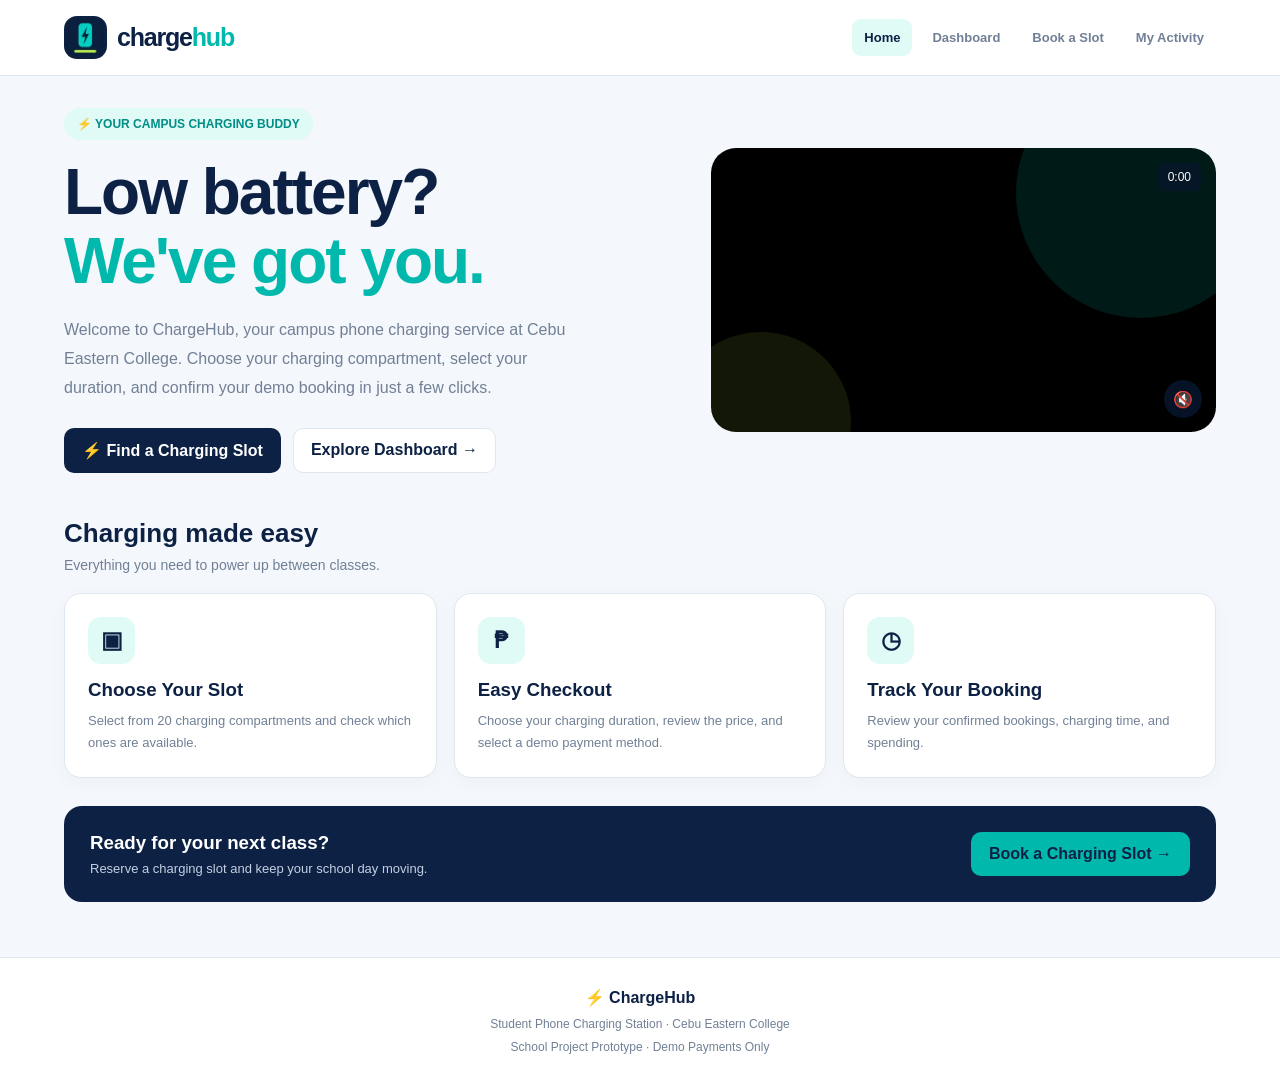
<file: index.html>
<!DOCTYPE html>
<html lang="en">
<head>
    <meta charset="UTF-8">
    <meta name="viewport" content="width=device-width, initial-scale=1.0">
    <title>ChargeHub | CEC</title>

    <link rel="icon" type="image/png" href="chargehub-logo.png">
    <link rel="apple-touch-icon" href="chargehub-logo.png">
    <link rel="stylesheet" href="https://pyscript.net/releases/2024.1.1/core.css">
    <script type="module" src="https://pyscript.net/releases/2024.1.1/core.js"></script>

    <style>
        :root {
            --navy: #0C2144;
            --navy-light: #14365C;
            --turquoise: #00B9AC;
            --turquoise-light: #E0FAF6;
            --lime: #C8F34A;
            --background: #F4F7FB;
            --white: #FFFFFF;
            --text: #0C2144;
            --muted: #718096;
            --border: #DFE7EF;
            --success: #168553;
            --orange: #D97736;
        }

        * {
            box-sizing: border-box;
            margin: 0;
            padding: 0;
            font-family: Arial, Helvetica, sans-serif;
        }

        body {
            background: var(--background);
            color: var(--text);
        }

        button, select {
            font: inherit;
        }

        button {
            cursor: pointer;
            border: 0;
        }

        button:disabled {
            cursor: not-allowed;
            opacity: 0.65;
        }

        header {
            min-height: 76px;
            background: #fff;
            border-bottom: 1px solid var(--border);
            display: flex;
            align-items: center;
            justify-content: space-between;
            gap: 20px;
            padding: 15px 5%;
            position: sticky;
            top: 0;
            z-index: 100;
        }

        .brand {
            display: flex;
            align-items: center;
            gap: 10px;
            white-space: nowrap;
        }

        .logo-icon {
            width: 43px;
            height: 43px;
            border-radius: 13px;
            background: var(--navy);
            display: grid;
            place-items: center;
            flex-shrink: 0;
            overflow: hidden;
        }

        .logo-img {
            width: 100%;
            height: 100%;
            object-fit: contain;
        }

        .brand-name {
            font-size: 25px;
            font-weight: 900;
            letter-spacing: -1.2px;
            color: var(--navy);
        }

        .brand-name span {
            color: var(--turquoise);
        }

        nav {
            display: flex;
            align-items: center;
            gap: 8px;
            flex-wrap: wrap;
        }

        nav button {
            padding: 11px 12px;
            border-radius: 9px;
            color: var(--muted);
            background: transparent;
            font-size: 13px;
            font-weight: bold;
        }

        nav button:hover,
        nav button.active {
            color: var(--navy);
            background: var(--turquoise-light);
        }

        .primary {
            background: var(--navy);
            color: #fff;
            padding: 13px 18px;
            border-radius: 10px;
            font-weight: bold;
            transition: 0.2s;
        }

        .primary:hover {
            background: var(--navy-light);
            transform: translateY(-1px);
        }

        .secondary {
            background: #fff;
            color: var(--navy);
            border: 1px solid var(--border);
            padding: 12px 17px;
            border-radius: 10px;
            font-weight: bold;
        }

        .secondary:hover {
            background: var(--turquoise-light);
        }

        main {
            max-width: 1200px;
            margin: auto;
            padding: 32px 24px 55px;
        }

        .page {
            display: none;
        }

        .page.active {
            display: block;
        }

        .hero {
            display: grid;
            grid-template-columns: 1.1fr 0.9fr;
            align-items: center;
            gap: 30px;
            margin-bottom: 45px;
        }

        .eyebrow {
            display: inline-block;
            padding: 9px 13px;
            border-radius: 30px;
            background: var(--turquoise-light);
            color: #008E86;
            font-size: 12px;
            font-weight: bold;
            margin-bottom: 18px;
        }

        .hero h1 {
            font-size: clamp(40px, 5vw, 64px);
            line-height: 1.08;
            letter-spacing: -2px;
            margin-bottom: 20px;
            color: var(--navy);
        }

        .hero h1 span {
            color: var(--turquoise);
        }

        .hero p {
            color: var(--muted);
            line-height: 1.8;
            font-size: 16px;
            max-width: 520px;
        }

        .hero-actions {
            display: flex;
            gap: 12px;
            flex-wrap: wrap;
            margin-top: 25px;
        }

        .hero-art {
            min-height: 370px;
            background: linear-gradient(145deg, var(--navy), var(--navy-light));
            border-radius: 25px;
            position: relative;
            overflow: hidden;
            display: grid;
            place-items: center;
        }

        .hero-art::before {
            content: "";
            position: absolute;
            width: 250px;
            height: 250px;
            border-radius: 50%;
            background: #00B9AC24;
            top: -80px;
            right: -50px;
        }

        .hero-art::after {
            content: "";
            position: absolute;
            width: 180px;
            height: 180px;
            border-radius: 50%;
            background: #C8F34A18;
            bottom: -80px;
            left: -40px;
        }

        .hero-art.hero-video {
            aspect-ratio: 16 / 9;
            min-height: 0;
            background: #000;
        }

        .hero-video video {
            position: absolute;
            width: 100%;
            height: 100%;
            object-fit: cover;
            inset: 0;
            z-index: 0;
        }

        .ad-timer {
            position: absolute;
            right: 15px;
            top: 15px;
            background: #07152Cbb;
            color: white;
            padding: 7px 10px;
            border-radius: 8px;
            font-size: 12px;
            z-index: 3;
        }

        .ad-mute-container {
            position: absolute;
            bottom: 14px;
            right: 14px;
            z-index: 4;
        }

        #musicToggle {
            border: 0;
            border-radius: 50%;
            background: #07152Cdd;
            color: white;
            width: 38px;
            height: 38px;
        }

        .phone {
            position: relative;
            z-index: 1;
            width: 170px;
            height: 285px;
            background: #07152C;
            border: 6px solid #344661;
            border-radius: 29px;
            padding: 15px;
            color: #fff;
            box-shadow: 0 20px 40px #0004;
            transform: rotate(-5deg);
        }

        .phone-top {
            display: flex;
            justify-content: space-between;
            font-size: 10px;
            color: #C9D5E8;
        }

        .battery {
            width: 76px;
            height: 125px;
            border: 4px solid var(--lime);
            border-radius: 12px;
            margin: 27px auto 17px;
            position: relative;
            overflow: hidden;
            display: flex;
            align-items: flex-end;
        }

        .battery-fill {
            width: 100%;
            height: 76%;
            background: linear-gradient(var(--lime), var(--turquoise));
        }

        .bolt {
            position: absolute;
            inset: 0;
            display: grid;
            place-items: center;
            color: var(--navy);
            font-size: 40px;
            font-weight: bold;
        }

        .phone strong {
            display: block;
            text-align: center;
            font-size: 25px;
        }

        .phone small {
            display: block;
            text-align: center;
            color: #AAB9D0;
            margin-top: 5px;
        }

        .float-card {
            position: absolute;
            z-index: 2;
            background: #fff;
            color: var(--navy);
            border-radius: 13px;
            padding: 14px;
            box-shadow: 0 10px 30px #0003;
            font-size: 12px;
        }

        .float-card strong {
            display: block;
            font-size: 17px;
            margin-top: 5px;
        }

        .float-two {
            right: 13px;
            bottom: 40px;
        }

        .section-heading {
            margin: 32px 0 20px;
        }

        .section-heading h2 {
            font-size: 26px;
            margin-bottom: 8px;
        }

        .section-heading p {
            color: var(--muted);
            font-size: 14px;
        }

        .cards {
            display: grid;
            grid-template-columns: repeat(3, 1fr);
            gap: 17px;
        }

        .card {
            background: #fff;
            border: 1px solid var(--border);
            border-radius: 17px;
            padding: 23px;
            box-shadow: 0 5px 20px #0C214408;
        }

        .card-icon {
            width: 47px;
            height: 47px;
            background: var(--turquoise-light);
            color: var(--navy);
            display: grid;
            place-items: center;
            border-radius: 13px;
            font-size: 23px;
            font-weight: bold;
        }

        .card h3 {
            margin: 15px 0 9px;
            color: var(--navy);
        }

        .card p {
            font-size: 13px;
            color: var(--muted);
            line-height: 1.7;
        }

        .promo {
            background: var(--navy);
            color: #fff;
            padding: 26px;
            margin-top: 28px;
            border-radius: 18px;
            display: flex;
            justify-content: space-between;
            align-items: center;
            gap: 20px;
        }

        .promo p {
            color: #C4D0E2;
            font-size: 13px;
            margin-top: 7px;
        }

        .promo .primary {
            background: var(--turquoise);
            color: var(--navy);
        }

        .page-heading {
            display: flex;
            align-items: center;
            justify-content: space-between;
            gap: 15px;
            margin-bottom: 25px;
        }

        .page-heading h1 {
            font-size: 30px;
            margin-bottom: 8px;
        }

        .page-heading p {
            color: var(--muted);
            font-size: 14px;
        }

        .stats {
            display: grid;
            grid-template-columns: repeat(4, 1fr);
            gap: 15px;
            margin-bottom: 23px;
        }

        .stat {
            background: #fff;
            padding: 20px;
            border: 1px solid var(--border);
            border-radius: 16px;
        }

        .stat-label {
            color: var(--muted);
            font-size: 12px;
        }

        .stat-number {
            color: var(--navy);
            font-size: 28px;
            font-weight: 900;
            margin-top: 12px;
            overflow-wrap: anywhere;
        }

        .stat-note {
            color: #008E86;
            font-size: 11px;
            margin-top: 8px;
        }

        .dashboard-grid {
            display: grid;
            grid-template-columns: 1.2fr 0.8fr;
            gap: 18px;
            align-items: start;
        }

        .panel {
            background: #fff;
            border: 1px solid var(--border);
            border-radius: 17px;
            padding: 22px;
            margin-bottom: 18px;
            min-width: 0;
        }

        .panel-heading {
            display: flex;
            align-items: center;
            justify-content: space-between;
            gap: 10px;
            margin-bottom: 17px;
        }

        .panel-heading h3 {
            font-size: 16px;
        }

        .slots {
            display: grid;
            grid-template-columns: repeat(4, minmax(0, 1fr));
            gap: 10px;
        }

        .slot {
            border: 1px solid var(--border);
            border-radius: 12px;
            padding: 12px 6px;
            display: flex;
            flex-direction: column;
            align-items: center;
            gap: 6px;
            background: #fff;
            color: var(--navy);
            min-width: 0;
        }

        .slot small {
            font-size: 10px;
            color: var(--muted);
        }

        .slot .dot {
            color: var(--success);
        }

        .slot.available:hover {
            border-color: var(--turquoise);
            background: var(--turquoise-light);
        }

        .slot.selected {
            background: var(--turquoise-light);
            border: 2px solid var(--turquoise);
        }

        .slot.busy {
            background: #FFF2E8;
            border-color: #F1C7A8;
            color: #A4511B;
        }

        .slot.busy .dot {
            color: var(--orange);
        }

        .notice {
            font-size: 11px;
            color: var(--muted);
            line-height: 1.7;
            margin-top: 15px;
        }

        .full {
            width: 100%;
        }

        .activity {
            display: flex;
            align-items: center;
            gap: 12px;
            padding: 13px 0;
            border-bottom: 1px solid var(--border);
        }

        .activity:last-child {
            border-bottom: 0;
        }

        .activity-icon {
            width: 38px;
            height: 38px;
            border-radius: 11px;
            background: var(--turquoise-light);
            display: grid;
            place-items: center;
        }

        .activity-info {
            flex: 1;
            min-width: 0;
        }

        .activity-info strong {
            display: block;
            font-size: 12px;
        }

        .activity-info small {
            display: block;
            color: var(--muted);
            font-size: 10px;
            margin-top: 5px;
        }

        .activity-price {
            font-size: 13px;
            font-weight: bold;
            white-space: nowrap;
        }

        .form-field {
            margin: 18px 0;
        }

        .form-field label {
            display: block;
            font-size: 13px;
            font-weight: bold;
            margin-bottom: 8px;
        }

        .form-field select {
            width: 100%;
            padding: 13px;
            border: 1px solid var(--border);
            border-radius: 10px;
            background: white;
            color: var(--navy);
        }

        .price-line {
            display: flex;
            justify-content: space-between;
            align-items: center;
            padding: 17px 0;
            margin: 15px 0;
            border-top: 1px solid var(--border);
            font-size: 14px;
        }

        .price-line strong {
            font-size: 25px;
            color: var(--navy);
        }

        .pill {
            display: inline-block;
            background: var(--turquoise-light);
            color: #007E76;
            padding: 6px 9px;
            border-radius: 20px;
            font-size: 10px;
            font-weight: bold;
        }

        .history-row {
            display: grid;
            grid-template-columns: 1.2fr 1.4fr 0.7fr 0.7fr;
            gap: 12px;
            align-items: center;
            padding: 15px 0;
            border-bottom: 1px solid var(--border);
            font-size: 12px;
            overflow-wrap: anywhere;
        }

        .history-header {
            font-size: 10px;
            color: var(--muted);
            font-weight: bold;
        }

        footer {
            text-align: center;
            padding: 25px;
            color: var(--muted);
            font-size: 12px;
            line-height: 1.9;
            border-top: 1px solid var(--border);
            background: #fff;
        }

        footer strong {
            color: var(--navy);
            font-size: 16px;
        }

        .toast {
            position: fixed;
            bottom: 22px;
            left: 50%;
            transform: translate(-50%, 20px);
            background: var(--navy);
            color: #fff;
            padding: 14px 20px;
            border-radius: 12px;
            box-shadow: 0 10px 30px #0002;
            opacity: 0;
            pointer-events: none;
            transition: 0.25s;
            z-index: 500;
            font-size: 13px;
            max-width: 90%;
            text-align: center;
        }

        .toast.show {
            opacity: 1;
            transform: translate(-50%, 0);
        }

        @media (max-width: 900px) {
            header {
                align-items: flex-start;
                flex-direction: column;
            }

            .hero {
                grid-template-columns: 1fr;
            }

            .stats {
                grid-template-columns: repeat(2, 1fr);
            }

            .dashboard-grid {
                grid-template-columns: 1fr;
            }
        }

        @media (max-width: 600px) {
            main {
                padding: 22px 14px 40px;
            }

            .cards {
                grid-template-columns: 1fr;
            }

            .promo,
            .page-heading {
                align-items: flex-start;
                flex-direction: column;
            }

            .slots {
                grid-template-columns: repeat(3, minmax(0, 1fr));
            }

            .history-row {
                grid-template-columns: 1fr 1fr;
                gap: 8px;
            }

            .history-header {
                display: none;
            }

            .hero h1 {
                font-size: 42px;
            }

            nav {
                gap: 4px;
            }

            nav button {
                padding: 9px;
                font-size: 12px;
            }
        }

        .music-toggle {
            border: 0;
            border-radius: 50%;
            background: var(--navy);
            color: #fff;
            width: 40px;
            height: 40px;
            font-size: 16px;
            flex-shrink: 0;
        }
    </style>
</head>

<body>
    <audio id="joyfulMusic" loop preload="auto">
        <source src="Chargehubbg.mp3" type="audio/mpeg">
    </audio>

    <header>
        <div class="brand">
            <div class="logo-icon">
                <img src="chargehub-logo.png" alt="ChargeHub logo" class="logo-img">
            </div>

            <div class="brand-name">charge<span>hub</span></div>
        </div>

        <nav>
            <button class="active" data-page="home">Home</button>
            <button data-page="dashboard">Dashboard</button>
            <button data-page="booking">Book a Slot</button>
            <button data-page="history">My Activity</button>
        </nav>
    </header>

    <main>
        <!-- HOME PAGE -->
        <section id="home" class="page active">
            <div class="hero">
                <div>
                    <div class="eyebrow">⚡ YOUR CAMPUS CHARGING BUDDY</div>

                    <h1>
                        Low battery?<br>
                        <span>We've got you.</span>
                    </h1>

                    <p>
                        Welcome to ChargeHub, your campus phone charging
                        service at Cebu Eastern College. Choose your charging
                        compartment, select your duration, and confirm your
                        demo booking in just a few clicks.
                    </p>

                    <div class="hero-actions">
                        <button class="primary" data-action="booking">
                            ⚡ Find a Charging Slot
                        </button>

                        <button class="secondary" data-action="dashboard">
                            Explore Dashboard →
                        </button>
                    </div>
                </div>

                <div class="hero-art hero-video">
                    <video id="chargeHubAd" autoplay muted loop playsinline preload="metadata">
                        <source src="chargehub-ads.mp4" type="video/mp4">
                        Your browser does not support video.
                    </video>

                    <div class="ad-timer" id="adTimer">0:00</div>

                    <div class="ad-mute-container">
                        <button type="button" id="musicToggle" class="music-toggle" aria-label="Turn music on">
                            🔇
                        </button>
                    </div>
                </div>
            </div>

            <div class="section-heading">
                <h2>Charging made easy</h2>
                <p>Everything you need to power up between classes.</p>
            </div>

            <div class="cards">
                <div class="card">
                    <div class="card-icon">▣</div>
                    <h3>Choose Your Slot</h3>
                    <p>
                        Select from 20 charging compartments and check which
                        ones are available.
                    </p>
                </div>

                <div class="card">
                    <div class="card-icon">₱</div>
                    <h3>Easy Checkout</h3>
                    <p>
                        Choose your charging duration, review the price, and
                        select a demo payment method.
                    </p>
                </div>

                <div class="card">
                    <div class="card-icon">◷</div>
                    <h3>Track Your Booking</h3>
                    <p>
                        Review your confirmed bookings, charging time,
                        and spending.
                    </p>
                </div>
            </div>

            <div class="promo">
                <div>
                    <h3>Ready for your next class?</h3>
                    <p>Reserve a charging slot and keep your school day moving.</p>
                </div>

                <button class="primary" data-action="booking">
                    Book a Charging Slot →
                </button>
            </div>
        </section>

        <!-- DASHBOARD PAGE -->
        <section id="dashboard" class="page">
            <div class="page-heading">
                <div>
                    <h1>Student Dashboard</h1>
                    <p>Welcome to ChargeHub! Manage your campus charging sessions here.</p>
                </div>

                <button class="primary" data-action="booking">
                    ⚡ Book a Slot
                </button>
            </div>

            <div class="promo" style="margin-top:0; margin-bottom:25px">
                <div>
                    <h2>Keep your phone powered up!</h2>
                    <p>Choose an available charging compartment and book your session.</p>
                </div>

                <button class="primary" data-action="booking">
                    Find a Slot →
                </button>
            </div>

            <div class="stats">
                <div class="stat">
                    <div class="stat-label">Total Bookings</div>
                    <div class="stat-number" id="statBookings">0</div>
                    <div class="stat-note">Your confirmed sessions</div>
                </div>

                <div class="stat">
                    <div class="stat-label">Total Charging Time</div>
                    <div class="stat-number" id="statTime">0 min</div>
                    <div class="stat-note">Across your bookings</div>
                </div>

                <div class="stat">
                    <div class="stat-label">Total Spending</div>
                    <div class="stat-number" id="statSpent">₱0</div>
                    <div class="stat-note">Transactions</div>
                </div>

                <div class="stat">
                    <div class="stat-label">Available Slots</div>
                    <div class="stat-number" id="statAvailable">20/20</div>
                    <div class="stat-note">Charging station status</div>
                </div>
            </div>

            <div class="dashboard-grid">
                <div class="panel">
                    <div class="panel-heading">
                        <h3>Charging Station Overview</h3>
                        <span>CEC · 20 Compartments</span>
                    </div>

                    <p style="font-size:12px; color:var(--muted); margin-bottom:16px">
                        Select an available compartment to start a booking.
                    </p>

                    <div class="slots" id="dashboardSlots"></div>

                    <p class="notice">
                        Turquoise indicates your selected slot. Orange indicates
                        a slot already booked in this demo.
                    </p>

                    <button class="primary full" style="margin-top:18px" data-action="booking">
                        Choose a Charging Slot →
                    </button>
                </div>

                <div>
                    <div class="panel">
                        <div class="panel-heading">
                            <h3>Recent Activity</h3>
                            <button class="secondary" data-action="history">View All</button>
                        </div>

                        <div id="recentActivity"></div>
                    </div>

                    <div class="panel">
                        <div class="panel-heading">
                            <h3>Quick Actions</h3>
                        </div>

                        <button class="primary full" data-action="booking">
                            ⚡ Book a Charging Slot
                        </button>

                        <button class="secondary full" style="margin-top:10px" data-action="history">
                            ◷ View Booking History
                        </button>

                        <div style="margin-top:20px; padding:15px; background:var(--turquoise-light); border-radius:12px">
                            <strong style="font-size:13px">Charging Rates</strong>
                            <p style="font-size:12px; line-height:1.8; margin-top:8px">
                                30 minutes — ₱10<br>
                                1 hour — ₱20<br>
                                2 hours — ₱30
                            </p>
                        </div>

                        <p class="notice">
                            All payments are demonstrations only. No real money is collected.
                        </p>
                    </div>
                </div>
            </div>
        </section>

        <!-- BOOKING PAGE -->
        <section id="booking" class="page">
            <div class="page-heading">
                <div>
                    <h1>Book a Charging Slot ⚡</h1>
                    <p>Choose one of the 20 compartments and your preferred duration.</p>
                </div>

                <button class="secondary" data-action="dashboard">
                    ← Dashboard
                </button>
            </div>

            <div class="dashboard-grid">
                <div class="panel">
                    <div class="panel-heading">
                        <h3>Charging Compartments</h3>
                        <span id="bookingSlotCount">20 available</span>
                    </div>

                    <div class="slots" id="bookingSlots"></div>

                    <p class="notice">
                        Turquoise means selected. Orange means already booked.
                        Select any available compartment to continue.
                    </p>
                </div>

                <div class="panel">
                    <div class="panel-heading">
                        <h3>Your Booking</h3>
                        <span class="pill">Review</span>
                    </div>

                    <div class="form-field">
                        <label for="bookingSlot">Selected Compartment</label>
                        <select id="bookingSlot"></select>
                    </div>

                    <div class="form-field">
                        <label for="bookingDuration">Charging Duration</label>
                        <select id="bookingDuration">
                            <option value="30">30 minutes - ₱10</option>
                            <option value="60" selected>1 hour - ₱20</option>
                            <option value="120">2 hours - ₱30</option>
                        </select>
                    </div>

                    <div class="form-field">
                        <label for="bookingPayment">Payment Method</label>
                        <select id="bookingPayment">
                            <option>GCash</option>
                            <option>Maya</option>
                            <option>Pay at Station/ Cash</option>
                        </select>
                    </div>

                    <div class="price-line">
                        <span>Total Price</span>
                        <strong id="bookingPrice">₱20</strong>
                    </div>

                    <button class="primary full" id="confirmButton" data-action="confirm-booking">
                        Confirm Booking →
                    </button>

                    <p class="notice">
                        This is a school project prototype. No real payment or
                        actual hardware reservation is processed.
                    </p>
                </div>
            </div>
        </section>

        <!-- ACTIVITY PAGE -->
        <section id="history" class="page">
            <div class="page-heading">
                <div>
                    <h1>My Activity</h1>
                    <p>Review your ChargeHub booking history.</p>
                </div>

                <button class="primary" data-action="booking">
                    + Book Again
                </button>
            </div>

            <div class="panel">
                <div class="panel-heading">
                    <h3>Session History</h3>
                    <span id="historyCount">0 bookings</span>
                </div>

                <div class="history-row history-header">
                    <span>SESSION</span>
                    <span>DATE</span>
                    <span>AMOUNT</span>
                    <span>STATUS</span>
                </div>

                <div id="historyRows"></div>

                <p class="notice">
                    Bookings are stored only while this page remains open.
                    Refreshing the page resets the demo.
                </p>
            </div>
        </section>
    </main>

    <footer>
        <strong>⚡ ChargeHub</strong><br>
        Student Phone Charging Station · Cebu Eastern College<br>
        School Project Prototype · Demo Payments Only
    </footer>

    <div class="toast" id="toast" role="status" aria-live="polite"></div>

    <!-- Load Python functionality from main.py -->
    <script type="py" src="./main.py"></script>
</body>
</html>
</file>
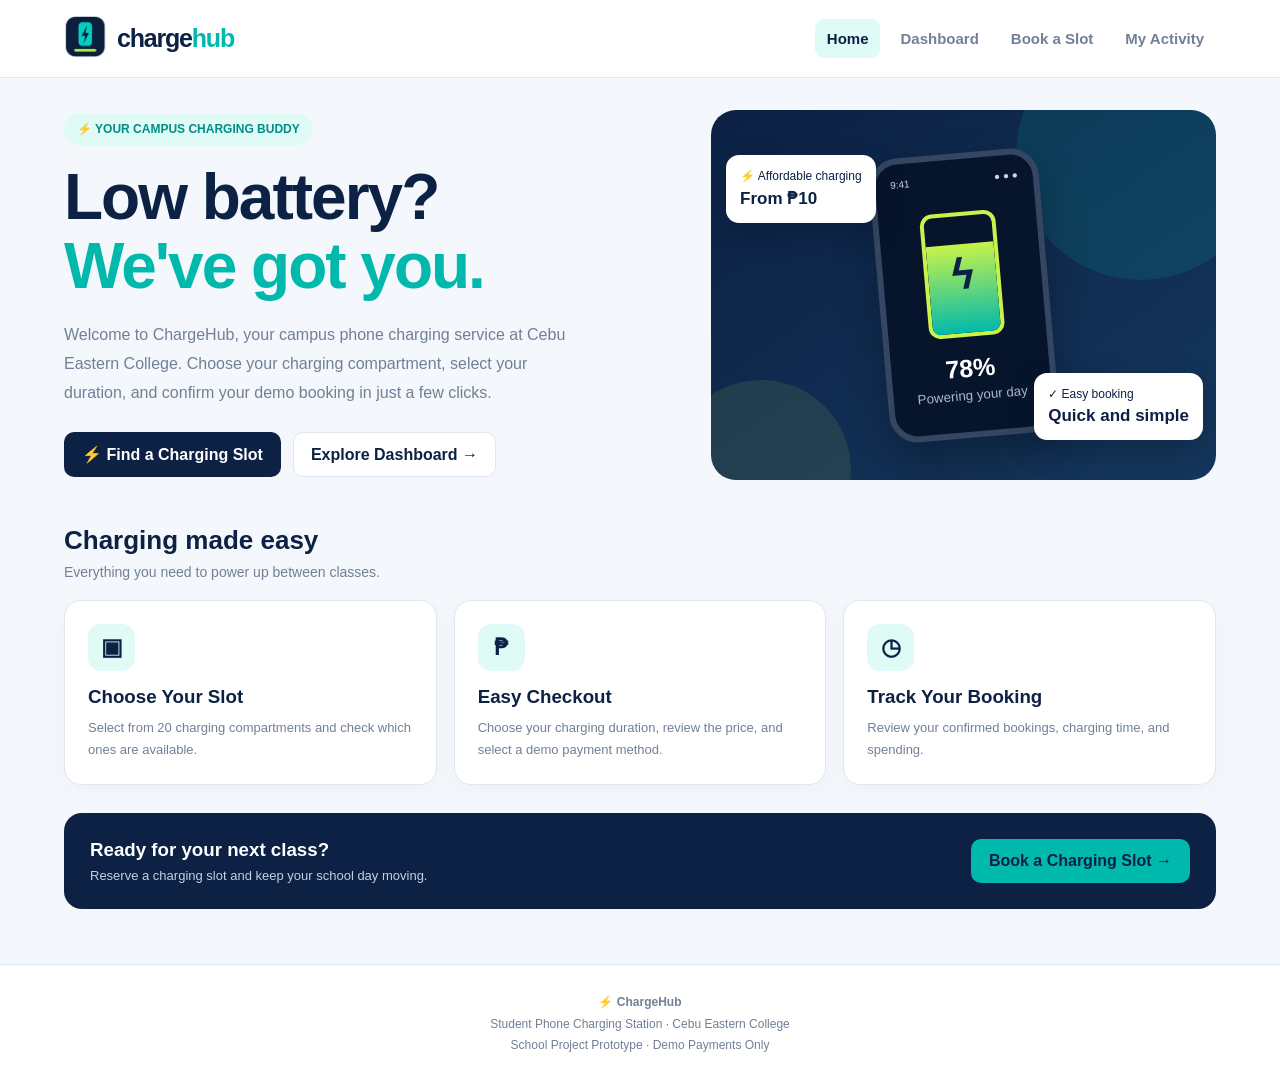
<file: chargehub.html>
<!DOCTYPE html>
<html lang="en">
<head>
<meta charset="UTF-8">
<meta name="viewport" content="width=device-width, initial-scale=1.0">
<title>ChargeHub | CEC</title>
<link rel="icon" type="img/png" href="charghub-logo.png">
<link rel="stylesheet" href="design.css">

</head>

<body>

<header>
    <div class="brand">
        <div class="logo-icon">
             <img src="chargehub-logo-final-removebg-preview.png" alt="ChargeHub logo" class="logo-img">
        </div>
        <div class="brand-name">charge<span>hub</span></div>
    </div>

    <nav>
        <button class="active" onclick="showPage('home', this)">Home</button>
        <button onclick="showPage('dashboard', this)">Dashboard</button>
        <button onclick="showPage('booking', this)">Book a Slot</button>
        <button onclick="showPage('history', this)">My Activity</button>
    </nav>
</header>

<main>

<!-- HOME PAGE -->

<section id="home" class="page active">
    <div class="hero">
        <div>
            <div class="eyebrow">⚡ YOUR CAMPUS CHARGING BUDDY</div>

            <h1>Low battery?<br><span>We've got you.</span></h1>

            <p>
                Welcome to ChargeHub, your campus phone charging service
                at Cebu Eastern College. Choose your charging compartment,
                select your duration, and confirm your demo booking
                in just a few clicks.
            </p>

            <div class="hero-actions">
                <button class="primary" onclick="showPage('booking')">
                    ⚡ Find a Charging Slot
                </button>

                <button class="secondary" onclick="showPage('dashboard')">
                    Explore Dashboard →
                </button>
            </div>
        </div>

        <div class="hero-art">
            <div class="float-card float-one">
                ⚡ Affordable charging
                <strong>From ₱10</strong>
            </div>

            <div class="phone">
                <div class="phone-top">
                    <span>9:41</span>
                    <span>● ● ●</span>
                </div>

                <div class="battery">
                    <div class="battery-fill"></div>
                    <div class="bolt">ϟ</div>
                </div>

                <strong>78%</strong>
                <small>Powering your day</small>
            </div>

            <div class="float-card float-two">
                ✓ Easy booking
                <strong>Quick and simple</strong>
            </div>
        </div>
    </div>

    <div class="section-heading">
        <h2>Charging made easy</h2>
        <p>Everything you need to power up between classes.</p>
    </div>

    <div class="cards">
        <div class="card">
            <div class="card-icon">▣</div>
            <h3>Choose Your Slot</h3>
            <p>Select from 20 charging compartments and check which ones are available.</p>
        </div>

        <div class="card">
            <div class="card-icon">₱</div>
            <h3>Easy Checkout</h3>
            <p>Choose your charging duration, review the price, and select a demo payment method.</p>
        </div>

        <div class="card">
            <div class="card-icon">◷</div>
            <h3>Track Your Booking</h3>
            <p>Review your confirmed bookings, charging time, and spending.</p>
        </div>
    </div>

    <div class="promo">
        <div>
            <h3>Ready for your next class?</h3>
            <p>Reserve a charging slot and keep your school day moving.</p>
        </div>

        <button class="primary" onclick="showPage('booking')">
            Book a Charging Slot →
        </button>
    </div>
</section>

<!-- DASHBOARD -->

<section id="dashboard" class="page">
    <div class="page-heading">
        <div>
            <h1>Student Dashboard</h1>
            <p>Welcome to ChargeHub! Manage your campus charging sessions here.</p>
        </div>

        <button class="primary" onclick="showPage('booking')">
            ⚡ Book a Slot
        </button>
    </div>

    <div class="promo" style="margin-top:0;margin-bottom:25px">
        <div>
            <h2>Keep your phone powered up!</h2>
            <p>Choose an available charging compartment and book your session.</p>
        </div>

        <button class="primary" onclick="showPage('booking')">
            Find a Slot →
        </button>
    </div>

    <div class="stats">
        <div class="stat">
            <div class="stat-label">Total Bookings</div>
            <div class="stat-number" id="statBookings">0</div>
            <div class="stat-note">Your confirmed sessions</div>
        </div>

        <div class="stat">
            <div class="stat-label">Total Charging Time</div>
            <div class="stat-number" id="statTime">0 min</div>
            <div class="stat-note">Across your bookings</div>
        </div>

        <div class="stat">
            <div class="stat-label">Total Spending</div>
            <div class="stat-number" id="statSpent">₱0</div>
            <div class="stat-note">Transactions</div>
        </div>

        <div class="stat">
            <div class="stat-label">Available Slots</div>
            <div class="stat-number" id="statAvailable">20/20</div>
            <div class="stat-note">Charging station status</div>
        </div>
    </div>

    <div class="dashboard-grid">
        <div class="panel">
            <div class="panel-heading">
                <h3>Charging Station Overview</h3>
                <span>CEC · 20 Compartments</span>
            </div>

            <p style="font-size:12px;color:var(--muted);margin-bottom:16px">
                Select an available compartment to start a booking.
            </p>

            <div class="slots" id="dashboardSlots"></div>

            <p class="notice">
                Turquoise indicates your selected slot. Orange indicates a slot already booked in this demo.
            </p>

            <button class="primary full"
                    style="margin-top:18px"
                    onclick="showPage('booking')">
                Choose a Charging Slot →
            </button>
        </div>

        <div>
            <div class="panel">
                <div class="panel-heading">
                    <h3>Recent Activity</h3>
                    <button class="secondary" onclick="showPage('history')">
                        View All
                    </button>
                </div>

                <div id="recentActivity"></div>
            </div>

            <div class="panel">
                <div class="panel-heading">
                    <h3>Quick Actions</h3>
                </div>

                <button class="primary full" onclick="showPage('booking')">
                    ⚡ Book a Charging Slot
                </button>

                <button class="secondary full"
                        style="margin-top:10px"
                        onclick="showPage('history')">
                    ◷ View Booking History
                </button>

                <div style="margin-top:20px;padding:15px;background:var(--turquoise-light);border-radius:12px">
                    <strong style="font-size:13px">Charging Rates</strong>
                    <p style="font-size:12px;line-height:1.8;margin-top:8px">
                        30 minutes — ₱10<br>
                        1 hour — ₱20<br>
                        2 hours — ₱30
                    </p>
                </div>

                <p class="notice">
                    All payments are demonstrations only. No real money is collected.
                </p>
            </div>
        </div>
    </div>
</section>

<!-- BOOKING PAGE -->

<section id="booking" class="page">
    <div class="page-heading">
        <div>
            <h1>Book a Charging Slot ⚡</h1>
            <p>Choose one of the 20 compartments and your preferred duration.</p>
        </div>

        <button class="secondary" onclick="showPage('dashboard')">
            ← Dashboard
        </button>
    </div>

    <div class="dashboard-grid">
        <div class="panel">
            <div class="panel-heading">
                <h3>Charging Compartments</h3>
                <span id="bookingSlotCount">20 available</span>
            </div>

            <div class="slots" id="bookingSlots"></div>

            <p class="notice">
                Turquoise means selected. Orange means already booked.
                Select any available compartment to continue.
            </p>
        </div>

        <div class="panel">
            <div class="panel-heading">
                <h3>Your Booking</h3>
                <span class="pill">Review</span>
            </div>

            <div class="form-field">
                <label for="bookingSlot">Selected Compartment</label>
                <select id="bookingSlot" onchange="selectSlot(this.value)"></select>
            </div>

            <div class="form-field">
                <label for="bookingDuration">Charging Duration</label>
                <select id="bookingDuration" onchange="updatePrice()">
                    <option value="30">30 minutes - ₱10</option>
                    <option value="60" selected>1 hour - ₱20</option>
                    <option value="120">2 hours - ₱30</option>
                </select>
            </div>

            <div class="form-field">
                <label for="bookingPayment">Payment Method</label>
                <select id="bookingPayment">
                    <option>GCash</option>
                    <option>Maya</option>
                    <option>Pay at Station/ Cash</option>
                </select>
            </div>

            <div class="price-line">
                <span>Total Price</span>
                <strong id="bookingPrice">₱20</strong>
            </div>

            <button class="primary full" id="confirmButton"
                    onclick="confirmBooking()">
                Confirm Booking →
            </button>

            <p class="notice">
                This is a school project prototype. No real payment or actual hardware reservation is processed.
            </p>
        </div>
    </div>
</section>

<!-- MY ACTIVITY -->

<section id="history" class="page">
    <div class="page-heading">
        <div>
            <h1>My Activity</h1>
            <p>Review your ChargeHub booking history.</p>
        </div>

        <button class="primary" onclick="showPage('booking')">
            + Book Again
        </button>
    </div>

    <div class="panel">
        <div class="panel-heading">
            <h3>Session History</h3>
            <span id="historyCount">0 bookings</span>
        </div>

        <div class="history-row history-header">
            <span>SESSION</span>
            <span>DATE</span>
            <span>AMOUNT</span>
            <span>STATUS</span>
        </div>

        <div id="historyRows"></div>

        <p class="notice">
            Bookings are stored only while this page remains open. Refreshing the page resets the demo.
        </p>
    </div>
</section>

</main>

<footer>
    <strong>⚡ ChargeHub</strong><br>
    Student Phone Charging Station · Cebu Eastern College<br>
    School Project Prototype · Demo Payments Only
</footer>

<div class="toast" id="toast" role="status" aria-live="polite"></div>

<script>
/* PRICING */

const TOTAL_SLOTS = 20;

const prices = {
    30: 10,
    60: 20,
    120: 30
};

let selectedSlot = "CH-01";
let occupied = new Set();
let bookings = [];
let toastTimer;

/* NAVIGATION */

function showPage(page, button) {
    document.querySelectorAll(".page").forEach(section => {
        section.classList.remove("active");
    });

    document.getElementById(page).classList.add("active");

    document.querySelectorAll("nav button").forEach(item => {
        item.classList.remove("active");
    });

    if (button) {
        button.classList.add("active");
    } else {
        const navButton = [...document.querySelectorAll("nav button")]
            .find(item => {
                const text = item.textContent.trim().toLowerCase();

                return (
                    (page === "home" && text === "home") ||
                    (page === "dashboard" && text === "dashboard") ||
                    (page === "booking" && text === "book a slot") ||
                    (page === "history" && text === "my activity")
                );
            });

        if (navButton) navButton.classList.add("active");
    }

    renderData();

    window.scrollTo({
        top: 0,
        behavior: "smooth"
    });
}

/* NOTIFICATION */

function notify(message) {
    const toast = document.getElementById("toast");

    toast.textContent = message;
    toast.classList.add("show");

    clearTimeout(toastTimer);

    toastTimer = setTimeout(() => {
        toast.classList.remove("show");
    }, 3000);
}

/* SLOT FUNCTIONS */

function getSlotId(number) {
    return "CH-" + String(number).padStart(2, "0");
}

function renderSlots(containerId) {
    const container = document.getElementById(containerId);
    container.innerHTML = "";

    for (let i = 1; i <= TOTAL_SLOTS; i++) {
        const id = getSlotId(i);
        const busy = occupied.has(id);

        const button = document.createElement("button");
        button.type = "button";
        button.className = "slot";

        if (busy) {
            button.classList.add("busy");
        } else if (id === selectedSlot) {
            button.classList.add("selected");
        } else {
            button.classList.add("available");
        }

        button.disabled = busy;

        button.innerHTML = `
            <span style="font-size:22px">▣</span>
            <strong>${id}</strong>
            <small>
                <span class="dot">●</span>
                ${busy ? "Occupied" : "Available"}
            </small>
        `;

        if (!busy) {
            button.addEventListener("click", () => selectSlot(id));
        }

        container.appendChild(button);
    }
}

function updateSlotOptions() {
    const select = document.getElementById("bookingSlot");
    select.innerHTML = "";

    for (let i = 1; i <= TOTAL_SLOTS; i++) {
        const id = getSlotId(i);

        if (!occupied.has(id)) {
            const option = document.createElement("option");
            option.value = id;
            option.textContent = id + " - Available";
            select.appendChild(option);
        }
    }

    if (selectedSlot && !occupied.has(selectedSlot)) {
        select.value = selectedSlot;
    } else if (select.options.length > 0) {
        select.selectedIndex = 0;
    }

    const available = TOTAL_SLOTS - occupied.size;

    document.getElementById("bookingSlotCount").textContent =
        available + (available === 1 ? " available" : " available");

    const confirmButton = document.getElementById("confirmButton");

    confirmButton.disabled = available === 0;
    confirmButton.textContent = available === 0
        ? "No Slots Available"
        : "Confirm Booking →";

    if (available === 0) {
        document.getElementById("bookingSlotCount").textContent =
            "No slots available";
    }
}

function selectSlot(id) {
    if (!id || occupied.has(id)) {
        notify("Please select an available charging slot.");
        return;
    }

    selectedSlot = id;

    updateSlotOptions();
    renderSlots("dashboardSlots");
    renderSlots("bookingSlots");
}

/* PRICE UPDATE */

function updatePrice() {
    const duration = Number(
        document.getElementById("bookingDuration").value
    );

    document.getElementById("bookingPrice").textContent =
        "₱" + prices[duration];
}

/* BOOKING CONFIRMATION */

function confirmBooking() {
    const slot = document.getElementById("bookingSlot").value;
    const duration = Number(
        document.getElementById("bookingDuration").value
    );

    const payment = document.getElementById("bookingPayment").value;
    const amount = prices[duration];

    if (!slot) {
        notify("No available slots. Please try again later.");
        return;
    }

    if (occupied.has(slot)) {
        notify("This slot has already been booked. Choose another.");
        updateSlotOptions();
        renderSlots("bookingSlots");
        return;
    }

    const durationNames = {
        30: "30 minutes",
        60: "1 hour",
        120: "2 hours"
    };

    const booking = {
        id: Date.now(),
        slot: slot,
        duration: durationNames[duration],
        minutes: duration,
        amount: amount,
        payment: payment,
        date: new Date().toLocaleString(),
        status: "Confirmed"
    };

    bookings.unshift(booking);
    occupied.add(slot);

    selectedSlot = "";

    for (let i = 1; i <= TOTAL_SLOTS; i++) {
        const id = getSlotId(i);

        if (!occupied.has(id)) {
            selectedSlot = id;
            break;
        }
    }

    updateSlotOptions();
    renderSlots("dashboardSlots");
    renderSlots("bookingSlots");
    renderData();

    showPage("history");

    notify(
        "Booking confirmed for " + slot +
        "! Demo payment only."
    );
}

/* DASHBOARD AND HISTORY */

function renderData() {
    const totalSpent = bookings.reduce(
        (sum, booking) => sum + booking.amount, 0
    );

    const totalMinutes = bookings.reduce(
        (sum, booking) => sum + booking.minutes, 0
    );

    document.getElementById("statBookings").textContent =
        bookings.length;

    document.getElementById("statTime").textContent =
        totalMinutes >= 60
            ? Math.floor(totalMinutes / 60) + " hr " +
              (totalMinutes % 60) + " min"
            : totalMinutes + " min";

    document.getElementById("statSpent").textContent =
        "₱" + totalSpent;

    document.getElementById("statAvailable").textContent =
        (TOTAL_SLOTS - occupied.size) + "/" + TOTAL_SLOTS;

    const recent = document.getElementById("recentActivity");

    if (bookings.length === 0) {
        recent.innerHTML = `
            <p style="color:var(--muted);font-size:13px;line-height:1.7">
                No bookings yet. Book your first charging slot to see your activity here.
            </p>
        `;
    } else {
        recent.innerHTML = bookings.slice(0, 4).map(booking => `
            <div class="activity">
                <div class="activity-icon">⚡</div>

                <div class="activity-info">
                    <strong>${booking.slot} · ${booking.duration}</strong>
                    <small>${booking.date}</small>
                </div>

                <div class="activity-price">₱${booking.amount}</div>
            </div>
        `).join("");
    }

    document.getElementById("historyCount").textContent =
        bookings.length +
        (bookings.length === 1 ? " booking" : " bookings");

    const rows = document.getElementById("historyRows");

    if (bookings.length === 0) {
        rows.innerHTML = `
            <p style="padding:22px 0;color:var(--muted)">
                No bookings yet. Your confirmed bookings will appear here.
            </p>
        `;
    } else {
        rows.innerHTML = bookings.map(booking => `
            <div class="history-row">
                <span>
                    <strong>${booking.slot}</strong><br>
                    <small style="color:var(--muted)">
                        ${booking.duration}
                    </small>
                </span>

                <span>${booking.date}</span>

                <span><strong>₱${booking.amount}</strong></span>

                <span>
                    <span class="pill">${booking.status}</span>
                </span>
            </div>
        `).join("");
    }
}

/* INITIALIZE WEBSITE */

updateSlotOptions();
renderSlots("dashboardSlots");
renderSlots("bookingSlots");
updatePrice();
renderData();
</script>

</body>
</html>
</file>
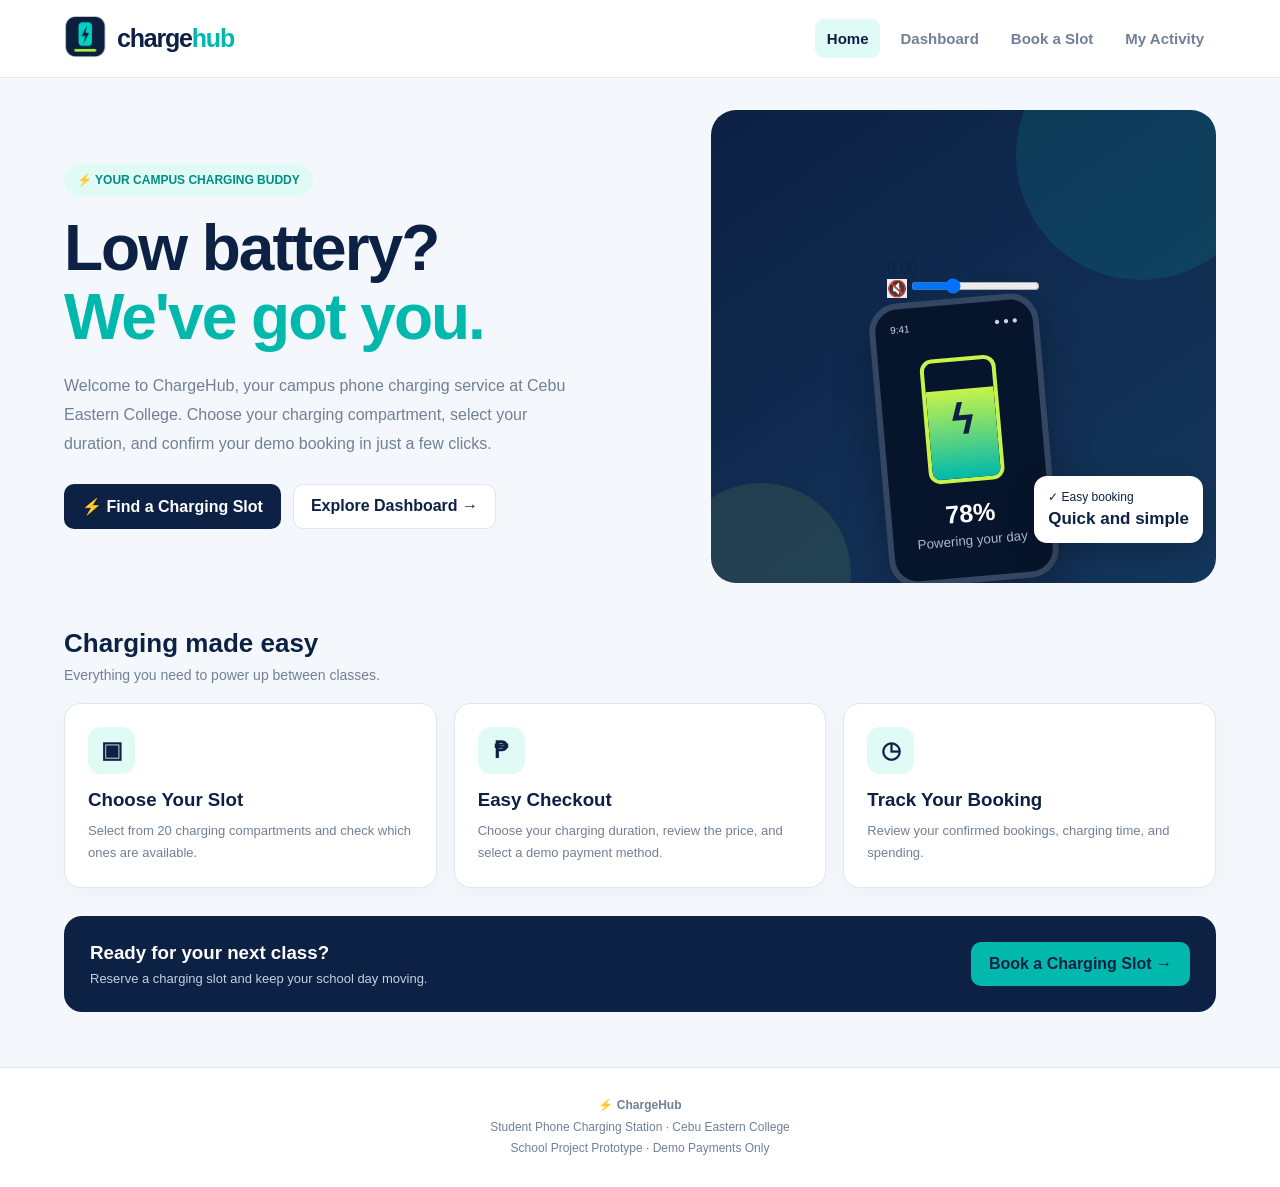
<file: chargehub2.html>
<!DOCTYPE html>
<html lang="en">
<head>
<meta charset="UTF-8">
<meta name="viewport" content="width=device-width, initial-scale=1.0">
<title>ChargeHub | CEC</title>
<link rel="icon" type="img/png" href="charghub-logo.png">
<link rel="stylesheet" href="design.css">

</head>

<body>

<header>
    <div class="brand">
        <div class="logo-icon">
             <img src="charghub-logo.png" alt="ChargeHub logo" class="logo-img">
        </div>
        <div class="brand-name">charge<span>hub</span></div>
    </div>

    <nav>
        <button class="active" onclick="showPage('home', this)">Home</button>
        <button onclick="showPage('dashboard', this)">Dashboard</button>
        <button onclick="showPage('booking', this)">Book a Slot</button>
        <button onclick="showPage('history', this)">My Activity</button>
    </nav>
</header>

<main>

<!-- HOME PAGE -->

<section id="home" class="page active">
    <div class="hero">
        <div>
            <div class="eyebrow">⚡ YOUR CAMPUS CHARGING BUDDY</div>

            <h1>Low battery?<br><span>We've got you.</span></h1>

            <p>
                Welcome to ChargeHub, your campus phone charging service
                at Cebu Eastern College. Choose your charging compartment,
                select your duration, and confirm your demo booking
                in just a few clicks.
            </p>

            <div class="hero-actions">
                <button class="primary" onclick="showPage('booking')">
                    ⚡ Find a Charging Slot
                </button>

                <button class="secondary" onclick="showPage('dashboard')">
                    Explore Dashboard →
                </button>
            </div>
        </div>

        <div class="hero-art hero-video">
            <video id="chargeHubAd"
             autoplay
             muted
             loop
             playsinline
             preload="metadata">
            <source src="chargehub-ads.mp4"
                type="video/mp4">
                Your browser does not support video.
            </video>

    <!-- Music controls -->
            <div class="video-controls">
                <span id="videoTime">0:00</span>

                <div class="volume-control">
                    <button type="button" id="musicToggle" aria-label="Turn sound on">
                    🔇
                    </button>
                <input type="range" id="musicVolume"
                    min="0" max="100" value="30"
                    aria-label="Volume">
                </div>
            </div>



            <div class="phone">
                <div class="phone-top">
                    <span>9:41</span>
                    <span>● ● ●</span>
                </div>

                <div class="battery">
                    <div class="battery-fill"></div>
                    <div class="bolt">ϟ</div>
                </div>

                <strong>78%</strong>
                <small>Powering your day</small>
            </div>

            <div class="float-card float-two">
                ✓ Easy booking
                <strong>Quick and simple</strong>
            </div>
        </div>
    </div>

    <div class="section-heading">
        <h2>Charging made easy</h2>
        <p>Everything you need to power up between classes.</p>
    </div>

    <div class="cards">
        <div class="card">
            <div class="card-icon">▣</div>
            <h3>Choose Your Slot</h3>
            <p>Select from 20 charging compartments and check which ones are available.</p>
        </div>

        <div class="card">
            <div class="card-icon">₱</div>
            <h3>Easy Checkout</h3>
            <p>Choose your charging duration, review the price, and select a demo payment method.</p>
        </div>

        <div class="card">
            <div class="card-icon">◷</div>
            <h3>Track Your Booking</h3>
            <p>Review your confirmed bookings, charging time, and spending.</p>
        </div>
    </div>

    <div class="promo">
        <div>
            <h3>Ready for your next class?</h3>
            <p>Reserve a charging slot and keep your school day moving.</p>
        </div>

        <button class="primary" onclick="showPage('booking')">
            Book a Charging Slot →
        </button>
    </div>
</section>

<!-- DASHBOARD -->

<section id="dashboard" class="page">
    <div class="page-heading">
        <div>
            <h1>Student Dashboard</h1>
            <p>Welcome to ChargeHub! Manage your campus charging sessions here.</p>
        </div>

        <button class="primary" onclick="showPage('booking')">
            ⚡ Book a Slot
        </button>
    </div>

    <div class="promo" style="margin-top:0;margin-bottom:25px">
        <div>
            <h2>Keep your phone powered up!</h2>
            <p>Choose an available charging compartment and book your session.</p>
        </div>

        <button class="primary" onclick="showPage('booking')">
            Find a Slot →
        </button>
    </div>

    <div class="stats">
        <div class="stat">
            <div class="stat-label">Total Bookings</div>
            <div class="stat-number" id="statBookings">0</div>
            <div class="stat-note">Your confirmed sessions</div>
        </div>

        <div class="stat">
            <div class="stat-label">Total Charging Time</div>
            <div class="stat-number" id="statTime">0 min</div>
            <div class="stat-note">Across your bookings</div>
        </div>

        <div class="stat">
            <div class="stat-label">Total Spending</div>
            <div class="stat-number" id="statSpent">₱0</div>
            <div class="stat-note">Transactions</div>
        </div>

        <div class="stat">
            <div class="stat-label">Available Slots</div>
            <div class="stat-number" id="statAvailable">20/20</div>
            <div class="stat-note">Charging station status</div>
        </div>
    </div>

    <div class="dashboard-grid">
        <div class="panel">
            <div class="panel-heading">
                <h3>Charging Station Overview</h3>
                <span>CEC · 20 Compartments</span>
            </div>

            <p style="font-size:12px;color:var(--muted);margin-bottom:16px">
                Select an available compartment to start a booking.
            </p>

            <div class="slots" id="dashboardSlots"></div>

            <p class="notice">
                Turquoise indicates your selected slot. Orange indicates a slot already booked in this demo.
            </p>

            <button class="primary full"
                    style="margin-top:18px"
                    onclick="showPage('booking')">
                Choose a Charging Slot →
            </button>
        </div>

        <div>
            <div class="panel">
                <div class="panel-heading">
                    <h3>Recent Activity</h3>
                    <button class="secondary" onclick="showPage('history')">
                        View All
                    </button>
                </div>

                <div id="recentActivity"></div>
            </div>

            <div class="panel">
                <div class="panel-heading">
                    <h3>Quick Actions</h3>
                </div>

                <button class="primary full" onclick="showPage('booking')">
                    ⚡ Book a Charging Slot
                </button>

                <button class="secondary full"
                        style="margin-top:10px"
                        onclick="showPage('history')">
                    ◷ View Booking History
                </button>

                <div style="margin-top:20px;padding:15px;background:var(--turquoise-light);border-radius:12px">
                    <strong style="font-size:13px">Charging Rates</strong>
                    <p style="font-size:12px;line-height:1.8;margin-top:8px">
                        30 minutes — ₱10<br>
                        1 hour — ₱20<br>
                        2 hours — ₱30
                    </p>
                </div>

                <p class="notice">
                    All payments are demonstrations only. No real money is collected.
                </p>
            </div>
        </div>
    </div>
</section>

<!-- BOOKING PAGE -->

<section id="booking" class="page">
    <div class="page-heading">
        <div>
            <h1>Book a Charging Slot ⚡</h1>
            <p>Choose one of the 20 compartments and your preferred duration.</p>
        </div>

        <button class="secondary" onclick="showPage('dashboard')">
            ← Dashboard
        </button>
    </div>

    <div class="dashboard-grid">
        <div class="panel">
            <div class="panel-heading">
                <h3>Charging Compartments</h3>
                <span id="bookingSlotCount">20 available</span>
            </div>

            <div class="slots" id="bookingSlots"></div>

            <p class="notice">
                Turquoise means selected. Orange means already booked.
                Select any available compartment to continue.
            </p>
        </div>

        <div class="panel">
            <div class="panel-heading">
                <h3>Your Booking</h3>
                <span class="pill">Review</span>
            </div>

            <div class="form-field">
                <label for="bookingSlot">Selected Compartment</label>
                <select id="bookingSlot" onchange="selectSlot(this.value)"></select>
            </div>

            <div class="form-field">
                <label for="bookingDuration">Charging Duration</label>
                <select id="bookingDuration" onchange="updatePrice()">
                    <option value="30">30 minutes - ₱10</option>
                    <option value="60" selected>1 hour - ₱20</option>
                    <option value="120">2 hours - ₱30</option>
                </select>
            </div>

            <div class="form-field">
                <label for="bookingPayment">Payment Method</label>
                <select id="bookingPayment">
                    <option>GCash</option>
                    <option>Maya</option>
                    <option>Pay at Station/ Cash</option>
                </select>
            </div>

            <div class="price-line">
                <span>Total Price</span>
                <strong id="bookingPrice">₱20</strong>
            </div>

            <button class="primary full" id="confirmButton"
                    onclick="confirmBooking()">
                Confirm Booking →
            </button>

            <p class="notice">
                This is a school project prototype. No real payment or actual hardware reservation is processed.
            </p>
        </div>
    </div>
</section>

<!-- MY ACTIVITY -->

<section id="history" class="page">
    <div class="page-heading">
        <div>
            <h1>My Activity</h1>
            <p>Review your ChargeHub booking history.</p>
        </div>

        <button class="primary" onclick="showPage('booking')">
            + Book Again
        </button>
    </div>

    <div class="panel">
        <div class="panel-heading">
            <h3>Session History</h3>
            <span id="historyCount">0 bookings</span>
        </div>

        <div class="history-row history-header">
            <span>SESSION</span>
            <span>DATE</span>
            <span>AMOUNT</span>
            <span>STATUS</span>
        </div>

        <div id="historyRows"></div>

        <p class="notice">
            Bookings are stored only while this page remains open. Refreshing the page resets the demo.
        </p>
    </div>
</section>

</main>

<footer>
    <strong>⚡ ChargeHub</strong><br>
    Student Phone Charging Station · Cebu Eastern College<br>
    School Project Prototype · Demo Payments Only
</footer>

<div class="toast" id="toast" role="status" aria-live="polite"></div>

<script>
/* PRICING */

const TOTAL_SLOTS = 20;

const prices = {
    30: 10,
    60: 20,
    120: 30
};

let selectedSlot = "CH-01";
let occupied = new Set();
let bookings = [];
let toastTimer;

/* NAVIGATION */

function showPage(page, button) {
    document.querySelectorAll(".page").forEach(section => {
        section.classList.remove("active");
    });

    document.getElementById(page).classList.add("active");

    document.querySelectorAll("nav button").forEach(item => {
        item.classList.remove("active");
    });

    if (button) {
        button.classList.add("active");
    } else {
        const navButton = [...document.querySelectorAll("nav button")]
            .find(item => {
                const text = item.textContent.trim().toLowerCase();

                return (
                    (page === "home" && text === "home") ||
                    (page === "dashboard" && text === "dashboard") ||
                    (page === "booking" && text === "book a slot") ||
                    (page === "history" && text === "my activity")
                );
            });

        if (navButton) navButton.classList.add("active");
    }

    renderData();

    window.scrollTo({
        top: 0,
        behavior: "smooth"
    });
}

/* NOTIFICATION */

function notify(message) {
    const toast = document.getElementById("toast");

    toast.textContent = message;
    toast.classList.add("show");

    clearTimeout(toastTimer);

    toastTimer = setTimeout(() => {
        toast.classList.remove("show");
    }, 3000);
}

/* SLOT FUNCTIONS */

function getSlotId(number) {
    return "CH-" + String(number).padStart(2, "0");
}

function renderSlots(containerId) {
    const container = document.getElementById(containerId);
    container.innerHTML = "";

    for (let i = 1; i <= TOTAL_SLOTS; i++) {
        const id = getSlotId(i);
        const busy = occupied.has(id);

        const button = document.createElement("button");
        button.type = "button";
        button.className = "slot";

        if (busy) {
            button.classList.add("busy");
        } else if (id === selectedSlot) {
            button.classList.add("selected");
        } else {
            button.classList.add("available");
        }

        button.disabled = busy;

        button.innerHTML = `
            <span style="font-size:22px">▣</span>
            <strong>${id}</strong>
            <small>
                <span class="dot">●</span>
                ${busy ? "Occupied" : "Available"}
            </small>
        `;

        if (!busy) {
            button.addEventListener("click", () => selectSlot(id));
        }

        container.appendChild(button);
    }
}

function updateSlotOptions() {
    const select = document.getElementById("bookingSlot");
    select.innerHTML = "";

    for (let i = 1; i <= TOTAL_SLOTS; i++) {
        const id = getSlotId(i);

        if (!occupied.has(id)) {
            const option = document.createElement("option");
            option.value = id;
            option.textContent = id + " - Available";
            select.appendChild(option);
        }
    }

    if (selectedSlot && !occupied.has(selectedSlot)) {
        select.value = selectedSlot;
    } else if (select.options.length > 0) {
        select.selectedIndex = 0;
    }

    const available = TOTAL_SLOTS - occupied.size;

    document.getElementById("bookingSlotCount").textContent =
        available + (available === 1 ? " available" : " available");

    const confirmButton = document.getElementById("confirmButton");

    confirmButton.disabled = available === 0;
    confirmButton.textContent = available === 0
        ? "No Slots Available"
        : "Confirm Booking →";

    if (available === 0) {
        document.getElementById("bookingSlotCount").textContent =
            "No slots available";
    }
}

function selectSlot(id) {
    if (!id || occupied.has(id)) {
        notify("Please select an available charging slot.");
        return;
    }

    selectedSlot = id;

    updateSlotOptions();
    renderSlots("dashboardSlots");
    renderSlots("bookingSlots");
}

/* PRICE UPDATE */

function updatePrice() {
    const duration = Number(
        document.getElementById("bookingDuration").value
    );

    document.getElementById("bookingPrice").textContent =
        "₱" + prices[duration];
}

/* BOOKING CONFIRMATION */

function confirmBooking() {
    const slot = document.getElementById("bookingSlot").value;
    const duration = Number(
        document.getElementById("bookingDuration").value
    );

    const payment = document.getElementById("bookingPayment").value;
    const amount = prices[duration];

    if (!slot) {
        notify("No available slots. Please try again later.");
        return;
    }

    if (occupied.has(slot)) {
        notify("This slot has already been booked. Choose another.");
        updateSlotOptions();
        renderSlots("bookingSlots");
        return;
    }

    const durationNames = {
        30: "30 minutes",
        60: "1 hour",
        120: "2 hours"
    };

    const booking = {
        id: Date.now(),
        slot: slot,
        duration: durationNames[duration],
        minutes: duration,
        amount: amount,
        payment: payment,
        date: new Date().toLocaleString(),
        status: "Confirmed"
    };

    bookings.unshift(booking);
    occupied.add(slot);

    selectedSlot = "";

    for (let i = 1; i <= TOTAL_SLOTS; i++) {
        const id = getSlotId(i);

        if (!occupied.has(id)) {
            selectedSlot = id;
            break;
        }
    }

    updateSlotOptions();
    renderSlots("dashboardSlots");
    renderSlots("bookingSlots");
    renderData();

    showPage("history");

    notify(
        "Booking confirmed for " + slot +
        "! Demo payment only."
    );
}

/* DASHBOARD AND HISTORY */

function renderData() {
    const totalSpent = bookings.reduce(
        (sum, booking) => sum + booking.amount, 0
    );

    const totalMinutes = bookings.reduce(
        (sum, booking) => sum + booking.minutes, 0
    );

    document.getElementById("statBookings").textContent =
        bookings.length;

    document.getElementById("statTime").textContent =
        totalMinutes >= 60
            ? Math.floor(totalMinutes / 60) + " hr " +
              (totalMinutes % 60) + " min"
            : totalMinutes + " min";

    document.getElementById("statSpent").textContent =
        "₱" + totalSpent;

    document.getElementById("statAvailable").textContent =
        (TOTAL_SLOTS - occupied.size) + "/" + TOTAL_SLOTS;

    const recent = document.getElementById("recentActivity");

    if (bookings.length === 0) {
        recent.innerHTML = `
            <p style="color:var(--muted);font-size:13px;line-height:1.7">
                No bookings yet. Book your first charging slot to see your activity here.
            </p>
        `;
    } else {
        recent.innerHTML = bookings.slice(0, 4).map(booking => `
            <div class="activity">
                <div class="activity-icon">⚡</div>

                <div class="activity-info">
                    <strong>${booking.slot} · ${booking.duration}</strong>
                    <small>${booking.date}</small>
                </div>

                <div class="activity-price">₱${booking.amount}</div>
            </div>
        `).join("");
    }

    document.getElementById("historyCount").textContent =
        bookings.length +
        (bookings.length === 1 ? " booking" : " bookings");

    const rows = document.getElementById("historyRows");

    if (bookings.length === 0) {
        rows.innerHTML = `
            <p style="padding:22px 0;color:var(--muted)">
                No bookings yet. Your confirmed bookings will appear here.
            </p>
        `;
    } else {
        rows.innerHTML = bookings.map(booking => `
            <div class="history-row">
                <span>
                    <strong>${booking.slot}</strong><br>
                    <small style="color:var(--muted)">
                        ${booking.duration}
                    </small>
                </span>

                <span>${booking.date}</span>

                <span><strong>₱${booking.amount}</strong></span>

                <span>
                    <span class="pill">${booking.status}</span>
                </span>
            </div>
        `).join("");
    }
}

/* INITIALIZE WEBSITE */

updateSlotOptions();
renderSlots("dashboardSlots");
renderSlots("bookingSlots");
updatePrice();
renderData();



const adVideo = document.getElementById("chargeHubAd");
const musicToggle = document.getElementById("musicToggle");
const musicVolume = document.getElementById("musicVolume");
const videoTime = document.getElementById("videoTime");

if (adVideo && musicToggle && musicVolume && videoTime) {
    // Start muted, as required by most browsers for autoplay
    adVideo.muted = true;
    adVideo.volume = 0.30;
    musicVolume.value = 30;

    function formatTime(seconds) {
        if (!Number.isFinite(seconds)) return "0:00";

        const mins = Math.floor(seconds / 60);
        const secs = Math.floor(seconds % 60);

        return `${mins}:${String(secs).padStart(2, "0")}`;
    }

    function updateTime() {
        videoTime.textContent = formatTime(adVideo.currentTime);
    }

    function updateVolumeIcon() {
        if (adVideo.muted || adVideo.volume === 0) {
            musicToggle.textContent = "🔇";
            musicToggle.setAttribute("aria-label", "Turn sound on");
        } else if (adVideo.volume < 0.5) {
            musicToggle.textContent = "🔉";
            musicToggle.setAttribute("aria-label", "Mute sound");
        } else {
            musicToggle.textContent = "🔊";
            musicToggle.setAttribute("aria-label", "Mute sound");
        }
    }

    // Click to mute or unmute
    musicToggle.addEventListener("click", () => {
        if (adVideo.muted || adVideo.volume === 0) {
            // Restore the selected slider volume
            if (Number(musicVolume.value) === 0) {
                musicVolume.value = 30;
            }

            adVideo.volume = Number(musicVolume.value) / 100;
            adVideo.muted = false;
        } else {
            adVideo.muted = true;
        }

        updateVolumeIcon();
    });

    // Adjust volume gradually with the slider
    musicVolume.addEventListener("input", () => {
        adVideo.volume = Number(musicVolume.value) / 100;
        adVideo.muted = Number(musicVolume.value) === 0;

        updateVolumeIcon();
    });

    adVideo.addEventListener("timeupdate", updateTime);
    adVideo.addEventListener("loadedmetadata", updateTime);
    adVideo.addEventListener("durationchange", updateTime);

    updateTime();
    updateVolumeIcon();
}
</script>

</body>
</html>
</file>
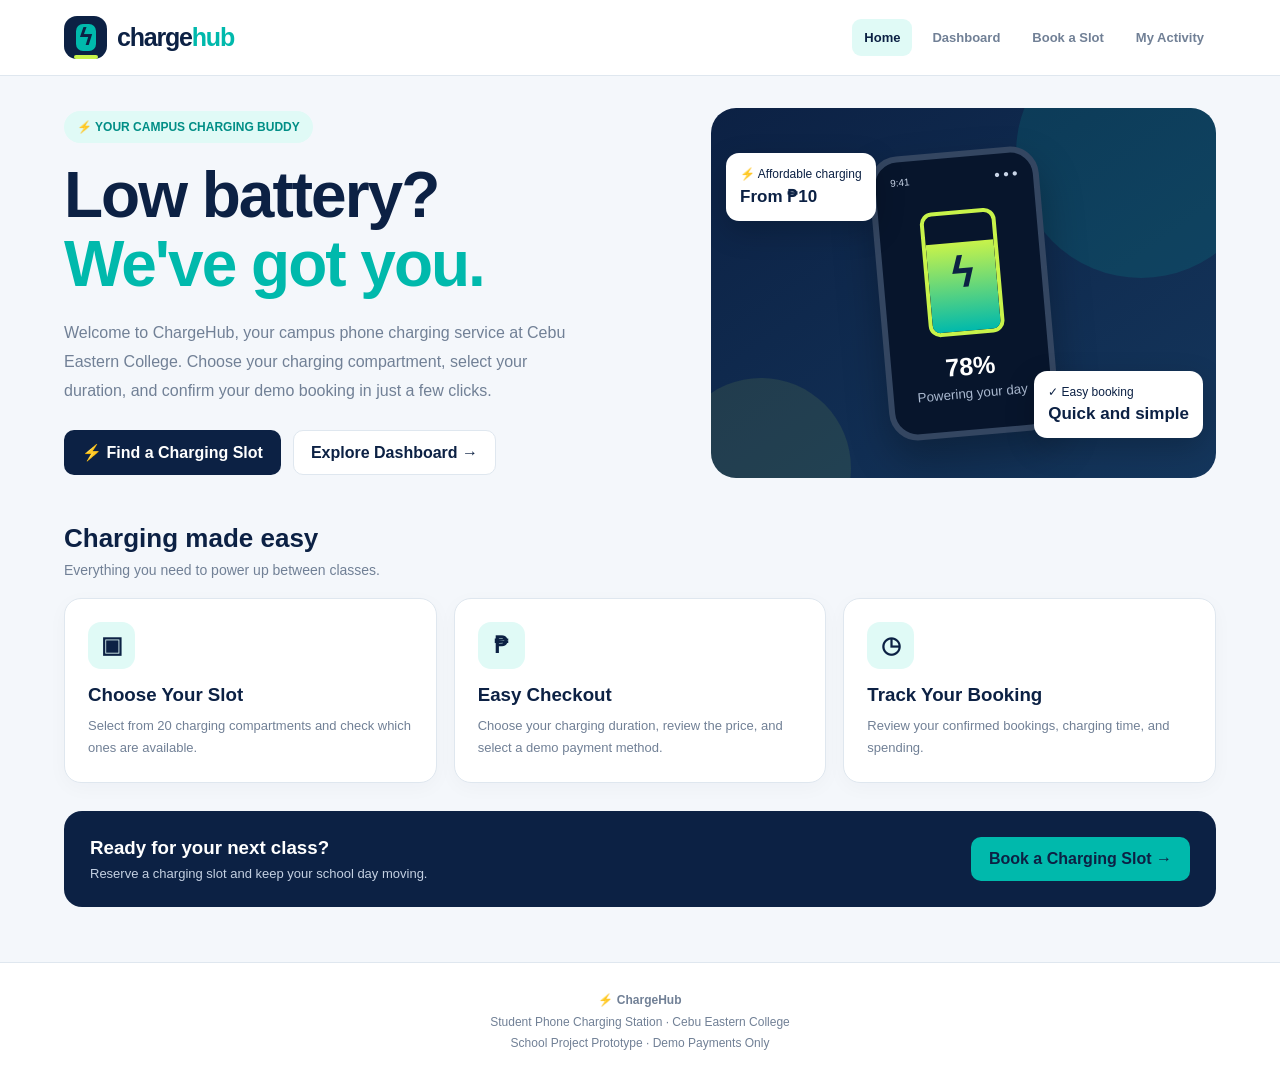
<file: index-sample2.html>
<!DOCTYPE html>
<html lang="en">
<head>
<meta charset="UTF-8">
<meta name="viewport" content="width=device-width, initial-scale=1.0">
<title>ChargeHub | CEC</title>

<style>
:root {
    --navy: #0C2144;
    --navy-light: #14365C;
    --turquoise: #00B9AC;
    --turquoise-light: #E0FAF6;
    --lime: #C8F34A;
    --background: #F4F7FB;
    --white: #FFFFFF;
    --text: #0C2144;
    --muted: #718096;
    --border: #DFE7EF;
    --success: #168553;
    --orange: #D97736;
}

* {
    box-sizing: border-box;
    margin: 0;
    padding: 0;
    font-family: Arial, Helvetica, sans-serif;
}

body {
    background: var(--background);
    color: var(--text);
}

button, select {
    font: inherit;
}

button {
    cursor: pointer;
    border: none;
}

button:disabled {
    cursor: not-allowed;
    opacity: 0.65;
}

header {
    min-height: 76px;
    background: var(--white);
    border-bottom: 1px solid var(--border);
    display: flex;
    align-items: center;
    justify-content: space-between;
    gap: 20px;
    padding: 15px 5%;
    position: sticky;
    top: 0;
    z-index: 100;
}

.brand {
    display: flex;
    align-items: center;
    gap: 10px;
    white-space: nowrap;
}

.logo-icon {
    width: 43px;
    height: 43px;
    border-radius: 13px;
    background: var(--navy);
    display: grid;
    place-items: center;
    flex-shrink: 0;
}

.logo-battery {
    width: 20px;
    height: 27px;
    border-radius: 7px;
    background: var(--turquoise);
    display: grid;
    place-items: center;
    color: var(--navy);
    font-size: 23px;
    font-weight: 900;
    position: relative;
}

.logo-battery::after {
    content: "";
    position: absolute;
    width: 24px;
    height: 4px;
    background: var(--lime);
    border-radius: 5px;
    bottom: -8px;
}

.brand-name {
    font-size: 25px;
    font-weight: 900;
    letter-spacing: -1.2px;
    color: var(--navy);
}

.brand-name span {
    color: var(--turquoise);
}

nav {
    display: flex;
    align-items: center;
    gap: 8px;
    flex-wrap: wrap;
}

nav button {
    padding: 11px 12px;
    border-radius: 9px;
    color: var(--muted);
    background: transparent;
    font-size: 13px;
    font-weight: bold;
}

nav button:hover,
nav button.active {
    color: var(--navy);
    background: var(--turquoise-light);
}

.primary {
    background: var(--navy);
    color: white;
    padding: 13px 18px;
    border-radius: 10px;
    font-weight: bold;
    transition: 0.2s;
}

.primary:hover {
    background: var(--navy-light);
    transform: translateY(-1px);
}

.secondary {
    background: white;
    color: var(--navy);
    border: 1px solid var(--border);
    padding: 12px 17px;
    border-radius: 10px;
    font-weight: bold;
}

.secondary:hover {
    background: var(--turquoise-light);
}

main {
    max-width: 1200px;
    margin: auto;
    padding: 32px 24px 55px;
}

.page {
    display: none;
}

.page.active {
    display: block;
}

/* HOME PAGE */

.hero {
    display: grid;
    grid-template-columns: 1.1fr 0.9fr;
    align-items: center;
    gap: 30px;
    margin-bottom: 45px;
}

.eyebrow {
    display: inline-block;
    padding: 9px 13px;
    border-radius: 30px;
    background: var(--turquoise-light);
    color: #008E86;
    font-size: 12px;
    font-weight: bold;
    margin-bottom: 18px;
}

.hero h1 {
    font-size: clamp(40px, 5vw, 64px);
    line-height: 1.08;
    letter-spacing: -2px;
    margin-bottom: 20px;
    color: var(--navy);
}

.hero h1 span {
    color: var(--turquoise);
}

.hero p {
    color: var(--muted);
    line-height: 1.8;
    font-size: 16px;
    max-width: 520px;
}

.hero-actions {
    display: flex;
    gap: 12px;
    flex-wrap: wrap;
    margin-top: 25px;
}

.hero-art {
    min-height: 370px;
    background: linear-gradient(145deg, var(--navy), var(--navy-light));
    border-radius: 25px;
    position: relative;
    overflow: hidden;
    display: grid;
    place-items: center;
}

.hero-art::before {
    content: "";
    position: absolute;
    width: 250px;
    height: 250px;
    border-radius: 50%;
    background: #00B9AC24;
    top: -80px;
    right: -50px;
}

.hero-art::after {
    content: "";
    position: absolute;
    width: 180px;
    height: 180px;
    border-radius: 50%;
    background: #C8F34A18;
    bottom: -80px;
    left: -40px;
}

.phone {
    position: relative;
    z-index: 1;
    width: 170px;
    height: 285px;
    background: #07152C;
    border: 6px solid #344661;
    border-radius: 29px;
    padding: 15px;
    color: white;
    box-shadow: 0 20px 40px #0004;
    transform: rotate(-5deg);
}

.phone-top {
    display: flex;
    justify-content: space-between;
    font-size: 10px;
    color: #C9D5E8;
}

.battery {
    width: 76px;
    height: 125px;
    border: 4px solid var(--lime);
    border-radius: 12px;
    margin: 27px auto 17px;
    position: relative;
    overflow: hidden;
    display: flex;
    align-items: flex-end;
}

.battery-fill {
    width: 100%;
    height: 76%;
    background: linear-gradient(var(--lime), var(--turquoise));
}

.bolt {
    position: absolute;
    inset: 0;
    display: grid;
    place-items: center;
    color: var(--navy);
    font-size: 40px;
    font-weight: bold;
}

.phone strong {
    display: block;
    text-align: center;
    font-size: 25px;
}

.phone small {
    display: block;
    text-align: center;
    color: #AAB9D0;
    margin-top: 5px;
}

.float-card {
    position: absolute;
    z-index: 2;
    background: white;
    color: var(--navy);
    border-radius: 13px;
    padding: 14px;
    box-shadow: 0 10px 30px #0003;
    font-size: 12px;
}

.float-card strong {
    display: block;
    font-size: 17px;
    margin-top: 5px;
}

.float-one {
    top: 45px;
    left: 15px;
}

.float-two {
    right: 13px;
    bottom: 40px;
}

.section-heading {
    margin: 32px 0 20px;
}

.section-heading h2 {
    font-size: 26px;
    margin-bottom: 8px;
}

.section-heading p {
    color: var(--muted);
    font-size: 14px;
}

.cards {
    display: grid;
    grid-template-columns: repeat(3, 1fr);
    gap: 17px;
}

.card {
    background: white;
    border: 1px solid var(--border);
    border-radius: 17px;
    padding: 23px;
    box-shadow: 0 5px 20px #0C214408;
}

.card-icon {
    width: 47px;
    height: 47px;
    background: var(--turquoise-light);
    color: var(--navy);
    display: grid;
    place-items: center;
    border-radius: 13px;
    font-size: 23px;
    font-weight: bold;
}

.card h3 {
    margin: 15px 0 9px;
    color: var(--navy);
}

.card p {
    font-size: 13px;
    color: var(--muted);
    line-height: 1.7;
}

.promo {
    background: var(--navy);
    color: white;
    padding: 26px;
    margin-top: 28px;
    border-radius: 18px;
    display: flex;
    justify-content: space-between;
    align-items: center;
    gap: 20px;
}

.promo p {
    color: #C4D0E2;
    font-size: 13px;
    margin-top: 7px;
}

.promo .primary {
    background: var(--turquoise);
    color: var(--navy);
}

/* HEADINGS AND DASHBOARD */

.page-heading {
    display: flex;
    align-items: center;
    justify-content: space-between;
    gap: 15px;
    margin-bottom: 25px;
}

.page-heading h1 {
    font-size: 30px;
    margin-bottom: 8px;
}

.page-heading p {
    color: var(--muted);
    font-size: 14px;
}

.stats {
    display: grid;
    grid-template-columns: repeat(4, 1fr);
    gap: 15px;
    margin-bottom: 23px;
}

.stat {
    background: white;
    padding: 20px;
    border: 1px solid var(--border);
    border-radius: 16px;
}

.stat-label {
    color: var(--muted);
    font-size: 12px;
}

.stat-number {
    color: var(--navy);
    font-size: 28px;
    font-weight: 900;
    margin-top: 12px;
    overflow-wrap: anywhere;
}

.stat-note {
    color: #008E86;
    font-size: 11px;
    margin-top: 8px;
}

.dashboard-grid {
    display: grid;
    grid-template-columns: 1.2fr 0.8fr;
    gap: 18px;
    align-items: start;
}

.panel {
    background: white;
    border: 1px solid var(--border);
    border-radius: 17px;
    padding: 22px;
    margin-bottom: 18px;
    min-width: 0;
}

.panel-heading {
    display: flex;
    align-items: center;
    justify-content: space-between;
    gap: 10px;
    margin-bottom: 17px;
}

.panel-heading h3 {
    font-size: 16px;
}

.panel-heading > span {
    font-size: 12px;
    color: var(--muted);
}

/* 20 CHARGING SLOTS */

.slots {
    display: grid;
    grid-template-columns: repeat(4, 1fr);
    gap: 10px;
}

.slot {
    background: #F3F6FA;
    color: var(--navy);
    border: 1px solid var(--border);
    border-radius: 12px;
    padding: 15px 6px;
    text-align: center;
    line-height: 1.7;
    min-width: 0;
}

.slot strong {
    display: block;
    font-size: 13px;
}

.slot small {
    display: block;
    font-size: 10px;
    color: var(--muted);
}

.slot .dot {
    color: var(--success);
}

.slot.selected {
    background: var(--turquoise-light);
    border: 2px solid var(--turquoise);
}

.slot.busy {
    background: #FFF4EB;
    border-color: #F2D0B6;
}

.slot.busy .dot {
    color: var(--orange);
}

.slot.available:hover {
    border-color: var(--turquoise);
    background: var(--turquoise-light);
}

.notice {
    color: var(--muted);
    font-size: 11px;
    line-height: 1.6;
    margin-top: 14px;
}

/* BOOKING FORM */

.form-field {
    margin-bottom: 17px;
}

.form-field label {
    display: block;
    font-size: 12px;
    font-weight: bold;
    margin-bottom: 8px;
}

.form-field select {
    width: 100%;
    padding: 13px;
    border: 1px solid var(--border);
    background: #F7F9FC;
    color: var(--navy);
    border-radius: 9px;
    outline: none;
}

.form-field select:focus {
    border-color: var(--turquoise);
}

.price-line {
    display: flex;
    align-items: center;
    justify-content: space-between;
    padding: 18px 0;
    border-top: 1px solid var(--border);
}

.price-line strong {
    font-size: 24px;
    color: var(--navy);
}

.full {
    width: 100%;
}

.pill {
    display: inline-block;
    background: var(--turquoise-light);
    color: #008E86;
    border-radius: 30px;
    padding: 5px 9px;
    font-size: 10px;
    font-weight: bold;
}

/* ACTIVITY */

.activity {
    display: flex;
    align-items: center;
    gap: 12px;
    padding: 14px 0;
    border-bottom: 1px solid var(--border);
}

.activity:last-child {
    border-bottom: none;
}

.activity-icon {
    width: 40px;
    height: 40px;
    display: grid;
    place-items: center;
    background: var(--turquoise-light);
    border-radius: 12px;
    flex-shrink: 0;
}

.activity-info {
    flex: 1;
    min-width: 0;
}

.activity-info strong {
    display: block;
    font-size: 13px;
}

.activity-info small {
    display: block;
    color: var(--muted);
    font-size: 11px;
    margin-top: 5px;
    overflow-wrap: anywhere;
}

.activity-price {
    font-size: 13px;
    font-weight: bold;
    white-space: nowrap;
}

/* HISTORY */

.history-row {
    display: grid;
    grid-template-columns: 1.3fr 1.2fr 0.6fr 0.7fr;
    gap: 10px;
    align-items: center;
    padding: 15px 0;
    border-bottom: 1px solid var(--border);
    font-size: 12px;
    overflow-wrap: anywhere;
}

.history-row:last-child {
    border-bottom: none;
}

.history-header {
    color: var(--muted);
    font-weight: bold;
    font-size: 10px;
}

/* TOAST AND FOOTER */

.toast {
    position: fixed;
    left: 50%;
    bottom: 22px;
    transform: translate(-50%, 20px);
    background: var(--navy);
    color: white;
    padding: 15px 20px;
    border-radius: 11px;
    box-shadow: 0 8px 25px #0003;
    opacity: 0;
    pointer-events: none;
    transition: 0.25s;
    z-index: 500;
    max-width: 90%;
    font-size: 13px;
    text-align: center;
}

.toast.show {
    opacity: 1;
    transform: translate(-50%, 0);
}

footer {
    background: white;
    border-top: 1px solid var(--border);
    padding: 27px 15px;
    text-align: center;
    color: var(--muted);
    font-size: 12px;
    line-height: 1.8;
}

@media (max-width: 900px) {
    header {
        flex-wrap: wrap;
    }

    nav {
        order: 3;
        width: 100%;
    }

    .hero,
    .dashboard-grid {
        grid-template-columns: 1fr;
    }

    .stats {
        grid-template-columns: repeat(2, 1fr);
    }

    .hero-art {
        min-height: 330px;
    }
}

@media (max-width: 580px) {
    header {
        padding: 14px;
    }

    .brand-name {
        font-size: 22px;
    }

    nav {
        gap: 3px;
    }

    nav button {
        padding: 9px 7px;
        font-size: 11px;
    }

    main {
        padding: 22px 14px 40px;
    }

    .hero h1 {
        font-size: 43px;
    }

    .cards,
    .stats {
        grid-template-columns: 1fr;
    }

    .slots {
        grid-template-columns: repeat(2, 1fr);
    }

    .page-heading {
        align-items: flex-start;
        flex-direction: column;
    }

    .promo {
        align-items: flex-start;
        flex-direction: column;
    }

    .history-row {
        grid-template-columns: 1fr 1fr 0.7fr;
        font-size: 10px;
    }

    .history-row > :last-child {
        display: none;
    }

    .history-header > :last-child {
        display: none;
    }

    .panel {
        padding: 16px;
    }
}
</style>
</head>

<body>

<header>
    <div class="brand">
        <div class="logo-icon">
            <div class="logo-battery">ϟ</div>
        </div>
        <div class="brand-name">charge<span>hub</span></div>
    </div>

    <nav>
        <button class="active" onclick="showPage('home', this)">Home</button>
        <button onclick="showPage('dashboard', this)">Dashboard</button>
        <button onclick="showPage('booking', this)">Book a Slot</button>
        <button onclick="showPage('history', this)">My Activity</button>
    </nav>
</header>

<main>

<!-- HOME PAGE -->

<section id="home" class="page active">
    <div class="hero">
        <div>
            <div class="eyebrow">⚡ YOUR CAMPUS CHARGING BUDDY</div>

            <h1>Low battery?<br><span>We've got you.</span></h1>

            <p>
                Welcome to ChargeHub, your campus phone charging service
                at Cebu Eastern College. Choose your charging compartment,
                select your duration, and confirm your demo booking
                in just a few clicks.
            </p>

            <div class="hero-actions">
                <button class="primary" onclick="showPage('booking')">
                    ⚡ Find a Charging Slot
                </button>

                <button class="secondary" onclick="showPage('dashboard')">
                    Explore Dashboard →
                </button>
            </div>
        </div>

        <div class="hero-art">
            <div class="float-card float-one">
                ⚡ Affordable charging
                <strong>From ₱10</strong>
            </div>

            <div class="phone">
                <div class="phone-top">
                    <span>9:41</span>
                    <span>● ● ●</span>
                </div>

                <div class="battery">
                    <div class="battery-fill"></div>
                    <div class="bolt">ϟ</div>
                </div>

                <strong>78%</strong>
                <small>Powering your day</small>
            </div>

            <div class="float-card float-two">
                ✓ Easy booking
                <strong>Quick and simple</strong>
            </div>
        </div>
    </div>

    <div class="section-heading">
        <h2>Charging made easy</h2>
        <p>Everything you need to power up between classes.</p>
    </div>

    <div class="cards">
        <div class="card">
            <div class="card-icon">▣</div>
            <h3>Choose Your Slot</h3>
            <p>Select from 20 charging compartments and check which ones are available.</p>
        </div>

        <div class="card">
            <div class="card-icon">₱</div>
            <h3>Easy Checkout</h3>
            <p>Choose your charging duration, review the price, and select a demo payment method.</p>
        </div>

        <div class="card">
            <div class="card-icon">◷</div>
            <h3>Track Your Booking</h3>
            <p>Review your confirmed bookings, charging time, and spending.</p>
        </div>
    </div>

    <div class="promo">
        <div>
            <h3>Ready for your next class?</h3>
            <p>Reserve a charging slot and keep your school day moving.</p>
        </div>

        <button class="primary" onclick="showPage('booking')">
            Book a Charging Slot →
        </button>
    </div>
</section>

<!-- DASHBOARD -->

<section id="dashboard" class="page">
    <div class="page-heading">
        <div>
            <h1>Student Dashboard</h1>
            <p>Welcome to ChargeHub! Manage your campus charging sessions here.</p>
        </div>

        <button class="primary" onclick="showPage('booking')">
            ⚡ Book a Slot
        </button>
    </div>

    <div class="promo" style="margin-top:0;margin-bottom:25px">
        <div>
            <h2>Keep your phone powered up!</h2>
            <p>Choose an available charging compartment and book your session.</p>
        </div>

        <button class="primary" onclick="showPage('booking')">
            Find a Slot →
        </button>
    </div>

    <div class="stats">
        <div class="stat">
            <div class="stat-label">Total Bookings</div>
            <div class="stat-number" id="statBookings">0</div>
            <div class="stat-note">Your confirmed sessions</div>
        </div>

        <div class="stat">
            <div class="stat-label">Total Charging Time</div>
            <div class="stat-number" id="statTime">0 min</div>
            <div class="stat-note">Across your bookings</div>
        </div>

        <div class="stat">
            <div class="stat-label">Total Spending</div>
            <div class="stat-number" id="statSpent">₱0</div>
            <div class="stat-note">Demo transactions</div>
        </div>

        <div class="stat">
            <div class="stat-label">Available Slots</div>
            <div class="stat-number" id="statAvailable">20/20</div>
            <div class="stat-note">Charging station status</div>
        </div>
    </div>

    <div class="dashboard-grid">
        <div class="panel">
            <div class="panel-heading">
                <h3>Charging Station Overview</h3>
                <span>CEC · 20 Compartments</span>
            </div>

            <p style="font-size:12px;color:var(--muted);margin-bottom:16px">
                Select an available compartment to start a booking.
            </p>

            <div class="slots" id="dashboardSlots"></div>

            <p class="notice">
                Turquoise indicates your selected slot. Orange indicates a slot already booked in this demo.
            </p>

            <button class="primary full"
                    style="margin-top:18px"
                    onclick="showPage('booking')">
                Choose a Charging Slot →
            </button>
        </div>

        <div>
            <div class="panel">
                <div class="panel-heading">
                    <h3>Recent Activity</h3>
                    <button class="secondary" onclick="showPage('history')">
                        View All
                    </button>
                </div>

                <div id="recentActivity"></div>
            </div>

            <div class="panel">
                <div class="panel-heading">
                    <h3>Quick Actions</h3>
                </div>

                <button class="primary full" onclick="showPage('booking')">
                    ⚡ Book a Charging Slot
                </button>

                <button class="secondary full"
                        style="margin-top:10px"
                        onclick="showPage('history')">
                    ◷ View Booking History
                </button>

                <div style="margin-top:20px;padding:15px;background:var(--turquoise-light);border-radius:12px">
                    <strong style="font-size:13px">Charging Rates</strong>
                    <p style="font-size:12px;line-height:1.8;margin-top:8px">
                        30 minutes — ₱10<br>
                        1 hour — ₱20<br>
                        2 hours — ₱30
                    </p>
                </div>

                <p class="notice">
                    All payments are demonstrations only. No real money is collected.
                </p>
            </div>
        </div>
    </div>
</section>

<!-- BOOKING PAGE -->

<section id="booking" class="page">
    <div class="page-heading">
        <div>
            <h1>Book a Charging Slot ⚡</h1>
            <p>Choose one of the 20 compartments and your preferred duration.</p>
        </div>

        <button class="secondary" onclick="showPage('dashboard')">
            ← Dashboard
        </button>
    </div>

    <div class="dashboard-grid">
        <div class="panel">
            <div class="panel-heading">
                <h3>Charging Compartments</h3>
                <span id="bookingSlotCount">20 available</span>
            </div>

            <div class="slots" id="bookingSlots"></div>

            <p class="notice">
                Turquoise means selected. Orange means already booked.
                Select any available compartment to continue.
            </p>
        </div>

        <div class="panel">
            <div class="panel-heading">
                <h3>Your Booking</h3>
                <span class="pill">Review</span>
            </div>

            <div class="form-field">
                <label for="bookingSlot">Selected Compartment</label>
                <select id="bookingSlot" onchange="selectSlot(this.value)"></select>
            </div>

            <div class="form-field">
                <label for="bookingDuration">Charging Duration</label>
                <select id="bookingDuration" onchange="updatePrice()">
                    <option value="30">30 minutes - ₱10</option>
                    <option value="60" selected>1 hour - ₱20</option>
                    <option value="120">2 hours - ₱30</option>
                </select>
            </div>

            <div class="form-field">
                <label for="bookingPayment">Payment Method</label>
                <select id="bookingPayment">
                    <option>GCash (Demo)</option>
                    <option>Maya (Demo)</option>
                    <option>Pay at Station (Demo)</option>
                </select>
            </div>

            <div class="price-line">
                <span>Total Price</span>
                <strong id="bookingPrice">₱20</strong>
            </div>

            <button class="primary full" id="confirmButton"
                    onclick="confirmBooking()">
                Confirm Booking →
            </button>

            <p class="notice">
                This is a school project prototype. No real payment or actual hardware reservation is processed.
            </p>
        </div>
    </div>
</section>

<!-- MY ACTIVITY -->

<section id="history" class="page">
    <div class="page-heading">
        <div>
            <h1>My Activity</h1>
            <p>Review your ChargeHub booking history.</p>
        </div>

        <button class="primary" onclick="showPage('booking')">
            + Book Again
        </button>
    </div>

    <div class="panel">
        <div class="panel-heading">
            <h3>Session History</h3>
            <span id="historyCount">0 bookings</span>
        </div>

        <div class="history-row history-header">
            <span>SESSION</span>
            <span>DATE</span>
            <span>AMOUNT</span>
            <span>STATUS</span>
        </div>

        <div id="historyRows"></div>

        <p class="notice">
            Bookings are stored only while this page remains open. Refreshing the page resets the demo.
        </p>
    </div>
</section>

</main>

<footer>
    <strong>⚡ ChargeHub</strong><br>
    Student Phone Charging Station · Cebu Eastern College<br>
    School Project Prototype · Demo Payments Only
</footer>

<div class="toast" id="toast" role="status" aria-live="polite"></div>

<script>
/* PRICING */

const TOTAL_SLOTS = 20;

const prices = {
    30: 10,
    60: 20,
    120: 30
};

let selectedSlot = "CH-01";
let occupied = new Set();
let bookings = [];
let toastTimer;

/* NAVIGATION */

function showPage(page, button) {
    document.querySelectorAll(".page").forEach(section => {
        section.classList.remove("active");
    });

    document.getElementById(page).classList.add("active");

    document.querySelectorAll("nav button").forEach(item => {
        item.classList.remove("active");
    });

    if (button) {
        button.classList.add("active");
    } else {
        const navButton = [...document.querySelectorAll("nav button")]
            .find(item => {
                const text = item.textContent.trim().toLowerCase();

                return (
                    (page === "home" && text === "home") ||
                    (page === "dashboard" && text === "dashboard") ||
                    (page === "booking" && text === "book a slot") ||
                    (page === "history" && text === "my activity")
                );
            });

        if (navButton) navButton.classList.add("active");
    }

    renderData();

    window.scrollTo({
        top: 0,
        behavior: "smooth"
    });
}

/* NOTIFICATION */

function notify(message) {
    const toast = document.getElementById("toast");

    toast.textContent = message;
    toast.classList.add("show");

    clearTimeout(toastTimer);

    toastTimer = setTimeout(() => {
        toast.classList.remove("show");
    }, 3000);
}

/* SLOT FUNCTIONS */

function getSlotId(number) {
    return "CH-" + String(number).padStart(2, "0");
}

function renderSlots(containerId) {
    const container = document.getElementById(containerId);
    container.innerHTML = "";

    for (let i = 1; i <= TOTAL_SLOTS; i++) {
        const id = getSlotId(i);
        const busy = occupied.has(id);

        const button = document.createElement("button");
        button.type = "button";
        button.className = "slot";

        if (busy) {
            button.classList.add("busy");
        } else if (id === selectedSlot) {
            button.classList.add("selected");
        } else {
            button.classList.add("available");
        }

        button.disabled = busy;

        button.innerHTML = `
            <span style="font-size:22px">▣</span>
            <strong>${id}</strong>
            <small>
                <span class="dot">●</span>
                ${busy ? "Occupied" : "Available"}
            </small>
        `;

        if (!busy) {
            button.addEventListener("click", () => selectSlot(id));
        }

        container.appendChild(button);
    }
}

function updateSlotOptions() {
    const select = document.getElementById("bookingSlot");
    select.innerHTML = "";

    for (let i = 1; i <= TOTAL_SLOTS; i++) {
        const id = getSlotId(i);

        if (!occupied.has(id)) {
            const option = document.createElement("option");
            option.value = id;
            option.textContent = id + " - Available";
            select.appendChild(option);
        }
    }

    if (selectedSlot && !occupied.has(selectedSlot)) {
        select.value = selectedSlot;
    } else if (select.options.length > 0) {
        select.selectedIndex = 0;
    }

    const available = TOTAL_SLOTS - occupied.size;

    document.getElementById("bookingSlotCount").textContent =
        available + (available === 1 ? " available" : " available");

    const confirmButton = document.getElementById("confirmButton");

    confirmButton.disabled = available === 0;
    confirmButton.textContent = available === 0
        ? "No Slots Available"
        : "Confirm Booking →";

    if (available === 0) {
        document.getElementById("bookingSlotCount").textContent =
            "No slots available";
    }
}

function selectSlot(id) {
    if (!id || occupied.has(id)) {
        notify("Please select an available charging slot.");
        return;
    }

    selectedSlot = id;

    updateSlotOptions();
    renderSlots("dashboardSlots");
    renderSlots("bookingSlots");
}

/* PRICE UPDATE */

function updatePrice() {
    const duration = Number(
        document.getElementById("bookingDuration").value
    );

    document.getElementById("bookingPrice").textContent =
        "₱" + prices[duration];
}

/* BOOKING CONFIRMATION */

function confirmBooking() {
    const slot = document.getElementById("bookingSlot").value;
    const duration = Number(
        document.getElementById("bookingDuration").value
    );

    const payment = document.getElementById("bookingPayment").value;
    const amount = prices[duration];

    if (!slot) {
        notify("No available slots. Please try again later.");
        return;
    }

    if (occupied.has(slot)) {
        notify("This slot has already been booked. Choose another.");
        updateSlotOptions();
        renderSlots("bookingSlots");
        return;
    }

    const durationNames = {
        30: "30 minutes",
        60: "1 hour",
        120: "2 hours"
    };

    const booking = {
        id: Date.now(),
        slot: slot,
        duration: durationNames[duration],
        minutes: duration,
        amount: amount,
        payment: payment,
        date: new Date().toLocaleString(),
        status: "Confirmed"
    };

    bookings.unshift(booking);
    occupied.add(slot);

    selectedSlot = "";

    for (let i = 1; i <= TOTAL_SLOTS; i++) {
        const id = getSlotId(i);

        if (!occupied.has(id)) {
            selectedSlot = id;
            break;
        }
    }

    updateSlotOptions();
    renderSlots("dashboardSlots");
    renderSlots("bookingSlots");
    renderData();

    showPage("history");

    notify(
        "Booking confirmed for " + slot +
        "! Demo payment only."
    );
}

/* DASHBOARD AND HISTORY */

function renderData() {
    const totalSpent = bookings.reduce(
        (sum, booking) => sum + booking.amount, 0
    );

    const totalMinutes = bookings.reduce(
        (sum, booking) => sum + booking.minutes, 0
    );

    document.getElementById("statBookings").textContent =
        bookings.length;

    document.getElementById("statTime").textContent =
        totalMinutes >= 60
            ? Math.floor(totalMinutes / 60) + " hr " +
              (totalMinutes % 60) + " min"
            : totalMinutes + " min";

    document.getElementById("statSpent").textContent =
        "₱" + totalSpent;

    document.getElementById("statAvailable").textContent =
        (TOTAL_SLOTS - occupied.size) + "/" + TOTAL_SLOTS;

    const recent = document.getElementById("recentActivity");

    if (bookings.length === 0) {
        recent.innerHTML = `
            <p style="color:var(--muted);font-size:13px;line-height:1.7">
                No bookings yet. Book your first charging slot to see your activity here.
            </p>
        `;
    } else {
        recent.innerHTML = bookings.slice(0, 4).map(booking => `
            <div class="activity">
                <div class="activity-icon">⚡</div>

                <div class="activity-info">
                    <strong>${booking.slot} · ${booking.duration}</strong>
                    <small>${booking.date}</small>
                </div>

                <div class="activity-price">₱${booking.amount}</div>
            </div>
        `).join("");
    }

    document.getElementById("historyCount").textContent =
        bookings.length +
        (bookings.length === 1 ? " booking" : " bookings");

    const rows = document.getElementById("historyRows");

    if (bookings.length === 0) {
        rows.innerHTML = `
            <p style="padding:22px 0;color:var(--muted)">
                No bookings yet. Your confirmed bookings will appear here.
            </p>
        `;
    } else {
        rows.innerHTML = bookings.map(booking => `
            <div class="history-row">
                <span>
                    <strong>${booking.slot}</strong><br>
                    <small style="color:var(--muted)">
                        ${booking.duration}
                    </small>
                </span>

                <span>${booking.date}</span>

                <span><strong>₱${booking.amount}</strong></span>

                <span>
                    <span class="pill">${booking.status}</span>
                </span>
            </div>
        `).join("");
    }
}

/* INITIALIZE WEBSITE */

updateSlotOptions();
renderSlots("dashboardSlots");
renderSlots("bookingSlots");
updatePrice();
renderData();
</script>

</body>
</html>
</file>
<file: design.css>
:root {
    --navy: #0C2144;
    --navy-light: #14365C;
    --turquoise: #00B9AC;
    --turquoise-light: #E0FAF6;
    --lime: #C8F34A;
    --background: #F4F7FB;
    --white: #FFFFFF;
    --text: #0C2144;
    --muted: #718096;
    --border: #DFE7EF;
    --success: #168553;
    --orange: #D97736;
}

* {
    box-sizing: border-box;
    margin: 0;
    padding: 0;
    font-family: Arial, Helvetica, sans-serif;
}

body {
    background: var(--background);
    color: var(--text);
}

button, select {
    font: inherit;
}

button {
    cursor: pointer;
    border: none;
}

button:disabled {
    cursor: not-allowed;
    opacity: 0.65;
}

header {
    min-height: 76px;
    background: var(--white);
    border-bottom: 1px solid var(--border);
    display: flex;
    align-items: center;
    justify-content: space-between;
    gap: 20px;
    padding: 15px 5%;
    position: sticky;
    top: 0;
    z-index: 100;
}

.brand {
    display: flex;
    align-items: center;
    gap: 10px;
    white-space: nowrap;
}
.logo-img {
    width: 43px;
    height: 43px;
    border-radius: 13px;
    object-fit: cover;
    flex-shrink: 0;
}

.brand-name {
    font-size: 25px;
    font-weight: 900;
    letter-spacing: -1.2px;
    color: var(--navy);
}

.brand-name span {
    color: var(--turquoise);
}

nav {
    display: flex;
    align-items: center;
    gap: 8px;
    flex-wrap: wrap;
}

nav button {
    padding: 11px 12px;
    border-radius: 9px;
    color: var(--muted);
    background: transparent;
    font-family: "Roboto", Arial, sans-serif;
    font-size: 15px;
    font-weight: bold;
}

nav button:hover,
nav button.active {
    color: var(--navy);
    background: var(--turquoise-light);
}

.primary {
    background: var(--navy);
    color: white;
    padding: 13px 18px;
    border-radius: 10px;
    font-weight: bold;
    transition: 0.2s;
}

.primary:hover {
    background: var(--navy-light);
    transform: translateY(-1px);
}

.secondary {
    background: white;
    color: var(--navy);
    border: 1px solid var(--border);
    padding: 12px 17px;
    border-radius: 10px;
    font-weight: bold;
}

.secondary:hover {
    background: var(--turquoise-light);
}

main {
    max-width: 1200px;
    margin: auto;
    padding: 32px 24px 55px;
}

.page {
    display: none;
}

.page.active {
    display: block;
}

/* HOME PAGE */

.hero {
    display: grid;
    grid-template-columns: 1.1fr 0.9fr;
    align-items: center;
    gap: 30px;
    margin-bottom: 45px;
}

.eyebrow {
    display: inline-block;
    padding: 9px 13px;
    border-radius: 30px;
    background: var(--turquoise-light);
    color: #008E86;
    font-size: 12px;
    font-weight: bold;
    margin-bottom: 18px;
}

.hero h1 {
    font-size: clamp(40px, 5vw, 64px);
    line-height: 1.08;
    letter-spacing: -2px;
    margin-bottom: 20px;
    color: var(--navy);
}

.hero h1 span {
    color: var(--turquoise);
}

.hero p {
    color: var(--muted);
    line-height: 1.8;
    font-size: 16px;
    max-width: 520px;
}

.hero-actions {
    display: flex;
    gap: 12px;
    flex-wrap: wrap;
    margin-top: 25px;
}

.hero-art {
    min-height: 370px;
    background: linear-gradient(145deg, var(--navy), var(--navy-light));
    border-radius: 25px;
    position: relative;
    overflow: hidden;
    display: grid;
    place-items: center;
}

.hero-art::before {
    content: "";
    position: absolute;
    width: 250px;
    height: 250px;
    border-radius: 50%;
    background: #00B9AC24;
    top: -80px;
    right: -50px;
}

.hero-art::after {
    content: "";
    position: absolute;
    width: 180px;
    height: 180px;
    border-radius: 50%;
    background: #C8F34A18;
    bottom: -80px;
    left: -40px;
}

.phone {
    position: relative;
    z-index: 1;
    width: 170px;
    height: 285px;
    background: #07152C;
    border: 6px solid #344661;
    border-radius: 29px;
    padding: 15px;
    color: white;
    box-shadow: 0 20px 40px #0004;
    transform: rotate(-5deg);
}

.phone-top {
    display: flex;
    justify-content: space-between;
    font-size: 10px;
    color: #C9D5E8;
}

.battery {
    width: 76px;
    height: 125px;
    border: 4px solid var(--lime);
    border-radius: 12px;
    margin: 27px auto 17px;
    position: relative;
    overflow: hidden;
    display: flex;
    align-items: flex-end;
}

.battery-fill {
    width: 100%;
    height: 76%;
    background: linear-gradient(var(--lime), var(--turquoise));
}

.bolt {
    position: absolute;
    inset: 0;
    display: grid;
    place-items: center;
    color: var(--navy);
    font-size: 40px;
    font-weight: bold;
}

.phone strong {
    display: block;
    text-align: center;
    font-size: 25px;
}

.phone small {
    display: block;
    text-align: center;
    color: #AAB9D0;
    margin-top: 5px;
}

.float-card {
    position: absolute;
    z-index: 2;
    background: white;
    color: var(--navy);
    border-radius: 13px;
    padding: 14px;
    box-shadow: 0 10px 30px #0003;
    font-size: 12px;
}

.float-card strong {
    display: block;
    font-size: 17px;
    margin-top: 5px;
}

.float-one {
    top: 45px;
    left: 15px;
}

.float-two {
    right: 13px;
    bottom: 40px;
}

.section-heading {
    margin: 32px 0 20px;
}

.section-heading h2 {
    font-size: 26px;
    margin-bottom: 8px;
}

.section-heading p {
    color: var(--muted);
    font-size: 14px;
}

.cards {
    display: grid;
    grid-template-columns: repeat(3, 1fr);
    gap: 17px;
}

.card {
    background: white;
    border: 1px solid var(--border);
    border-radius: 17px;
    padding: 23px;
    box-shadow: 0 5px 20px #0C214408;
}

.card-icon {
    width: 47px;
    height: 47px;
    background: var(--turquoise-light);
    color: var(--navy);
    display: grid;
    place-items: center;
    border-radius: 13px;
    font-size: 23px;
    font-weight: bold;
}

.card h3 {
    margin: 15px 0 9px;
    color: var(--navy);
}

.card p {
    font-size: 13px;
    color: var(--muted);
    line-height: 1.7;
}

.promo {
    background: var(--navy);
    color: white;
    padding: 26px;
    margin-top: 28px;
    border-radius: 18px;
    display: flex;
    justify-content: space-between;
    align-items: center;
    gap: 20px;
}

.promo p {
    color: #C4D0E2;
    font-size: 13px;
    margin-top: 7px;
}

.promo .primary {
    background: var(--turquoise);
    color: var(--navy);
}

/* HEADINGS AND DASHBOARD */

.page-heading {
    display: flex;
    align-items: center;
    justify-content: space-between;
    gap: 15px;
    margin-bottom: 25px;
}

.page-heading h1 {
    font-size: 30px;
    margin-bottom: 8px;
}

.page-heading p {
    color: var(--muted);
    font-size: 14px;
}

.stats {
    display: grid;
    grid-template-columns: repeat(4, 1fr);
    gap: 15px;
    margin-bottom: 23px;
}

.stat {
    background: white;
    padding: 20px;
    border: 1px solid var(--border);
    border-radius: 16px;
}

.stat-label {
    color: var(--muted);
    font-size: 12px;
}

.stat-number {
    color: var(--navy);
    font-size: 28px;
    font-weight: 900;
    margin-top: 12px;
    overflow-wrap: anywhere;
}

.stat-note {
    color: #008E86;
    font-size: 11px;
    margin-top: 8px;
}

.dashboard-grid {
    display: grid;
    grid-template-columns: 1.2fr 0.8fr;
    gap: 18px;
    align-items: start;
}

.panel {
    background: white;
    border: 1px solid var(--border);
    border-radius: 17px;
    padding: 22px;
    margin-bottom: 18px;
    min-width: 0;
}

.panel-heading {
    display: flex;
    align-items: center;
    justify-content: space-between;
    gap: 10px;
    margin-bottom: 17px;
}

.panel-heading h3 {
    font-size: 16px;
}

.panel-heading > span {
    font-size: 12px;
    color: var(--muted);
}

/* 20 CHARGING SLOTS */

.slots {
    display: grid;
    grid-template-columns: repeat(4, 1fr);
    gap: 10px;
}

.slot {
    background: #F3F6FA;
    color: var(--navy);
    border: 1px solid var(--border);
    border-radius: 12px;
    padding: 15px 6px;
    text-align: center;
    line-height: 1.7;
    min-width: 0;
}

.slot strong {
    display: block;
    font-size: 13px;
}

.slot small {
    display: block;
    font-size: 10px;
    color: var(--muted);
}

.slot .dot {
    color: var(--success);
}

.slot.selected {
    background: var(--turquoise-light);
    border: 2px solid var(--turquoise);
}

.slot.busy {
    background: #FFF4EB;
    border-color: #F2D0B6;
}

.slot.busy .dot {
    color: var(--orange);
}

.slot.available:hover {
    border-color: var(--turquoise);
    background: var(--turquoise-light);
}

.notice {
    color: var(--muted);
    font-size: 11px;
    line-height: 1.6;
    margin-top: 14px;
}

/* BOOKING FORM */

.form-field {
    margin-bottom: 17px;
}

.form-field label {
    display: block;
    font-size: 12px;
    font-weight: bold;
    margin-bottom: 8px;
}

.form-field select {
    width: 100%;
    padding: 13px;
    border: 1px solid var(--border);
    background: #F7F9FC;
    color: var(--navy);
    border-radius: 9px;
    outline: none;
}

.form-field select:focus {
    border-color: var(--turquoise);
}

.price-line {
    display: flex;
    align-items: center;
    justify-content: space-between;
    padding: 18px 0;
    border-top: 1px solid var(--border);
}

.price-line strong {
    font-size: 24px;
    color: var(--navy);
}

.full {
    width: 100%;
}

.pill {
    display: inline-block;
    background: var(--turquoise-light);
    color: #008E86;
    border-radius: 30px;
    padding: 5px 9px;
    font-size: 10px;
    font-weight: bold;
}

/* ACTIVITY */

.activity {
    display: flex;
    align-items: center;
    gap: 12px;
    padding: 14px 0;
    border-bottom: 1px solid var(--border);
}

.activity:last-child {
    border-bottom: none;
}

.activity-icon {
    width: 40px;
    height: 40px;
    display: grid;
    place-items: center;
    background: var(--turquoise-light);
    border-radius: 12px;
    flex-shrink: 0;
}

.activity-info {
    flex: 1;
    min-width: 0;
}

.activity-info strong {
    display: block;
    font-size: 13px;
}

.activity-info small {
    display: block;
    color: var(--muted);
    font-size: 11px;
    margin-top: 5px;
    overflow-wrap: anywhere;
}

.activity-price {
    font-size: 13px;
    font-weight: bold;
    white-space: nowrap;
}

/* HISTORY */

.history-row {
    display: grid;
    grid-template-columns: 1.3fr 1.2fr 0.6fr 0.7fr;
    gap: 10px;
    align-items: center;
    padding: 15px 0;
    border-bottom: 1px solid var(--border);
    font-size: 12px;
    overflow-wrap: anywhere;
}

.history-row:last-child {
    border-bottom: none;
}

.history-header {
    color: var(--muted);
    font-weight: bold;
    font-size: 10px;
}

/* TOAST AND FOOTER */

.toast {
    position: fixed;
    left: 50%;
    bottom: 22px;
    transform: translate(-50%, 20px);
    background: var(--navy);
    color: white;
    padding: 15px 20px;
    border-radius: 11px;
    box-shadow: 0 8px 25px #0003;
    opacity: 0;
    pointer-events: none;
    transition: 0.25s;
    z-index: 500;
    max-width: 90%;
    font-size: 13px;
    text-align: center;
}

.toast.show {
    opacity: 1;
    transform: translate(-50%, 0);
}

footer {
    background: white;
    border-top: 1px solid var(--border);
    padding: 27px 15px;
    text-align: center;
    color: var(--muted);
    font-size: 12px;
    line-height: 1.8;
}

@media (max-width: 900px) {
    header {
        flex-wrap: wrap;
    }

    nav {
        order: 3;
        width: 100%;
    }

    .hero,
    .dashboard-grid {
        grid-template-columns: 1fr;
    }

    .stats {
        grid-template-columns: repeat(2, 1fr);
    }

    .hero-art {
        min-height: 330px;
    }
}

@media (max-width: 580px) {
    header {
        padding: 14px;
    }

    .brand-name {
        font-size: 22px;
    }

    nav {
        gap: 3px;
    }

    nav button {
        padding: 9px 7px;
        font-size: 11px;
    }

    main {
        padding: 22px 14px 40px;
    }

    .hero h1 {
        font-size: 43px;
    }

    .cards,
    .stats {
        grid-template-columns: 1fr;
    }

    .slots {
        grid-template-columns: repeat(2, 1fr);
    }

    .page-heading {
        align-items: flex-start;
        flex-direction: column;
    }

    .promo {
        align-items: flex-start;
        flex-direction: column;
    }

    .history-row {
        grid-template-columns: 1fr 1fr 0.7fr;
        font-size: 10px;
    }

    .history-row > :last-child {
        display: none;
    }

    .history-header > :last-child {
        display: none;
    }

    .panel {
        padding: 16px;
    }
}
</file>
